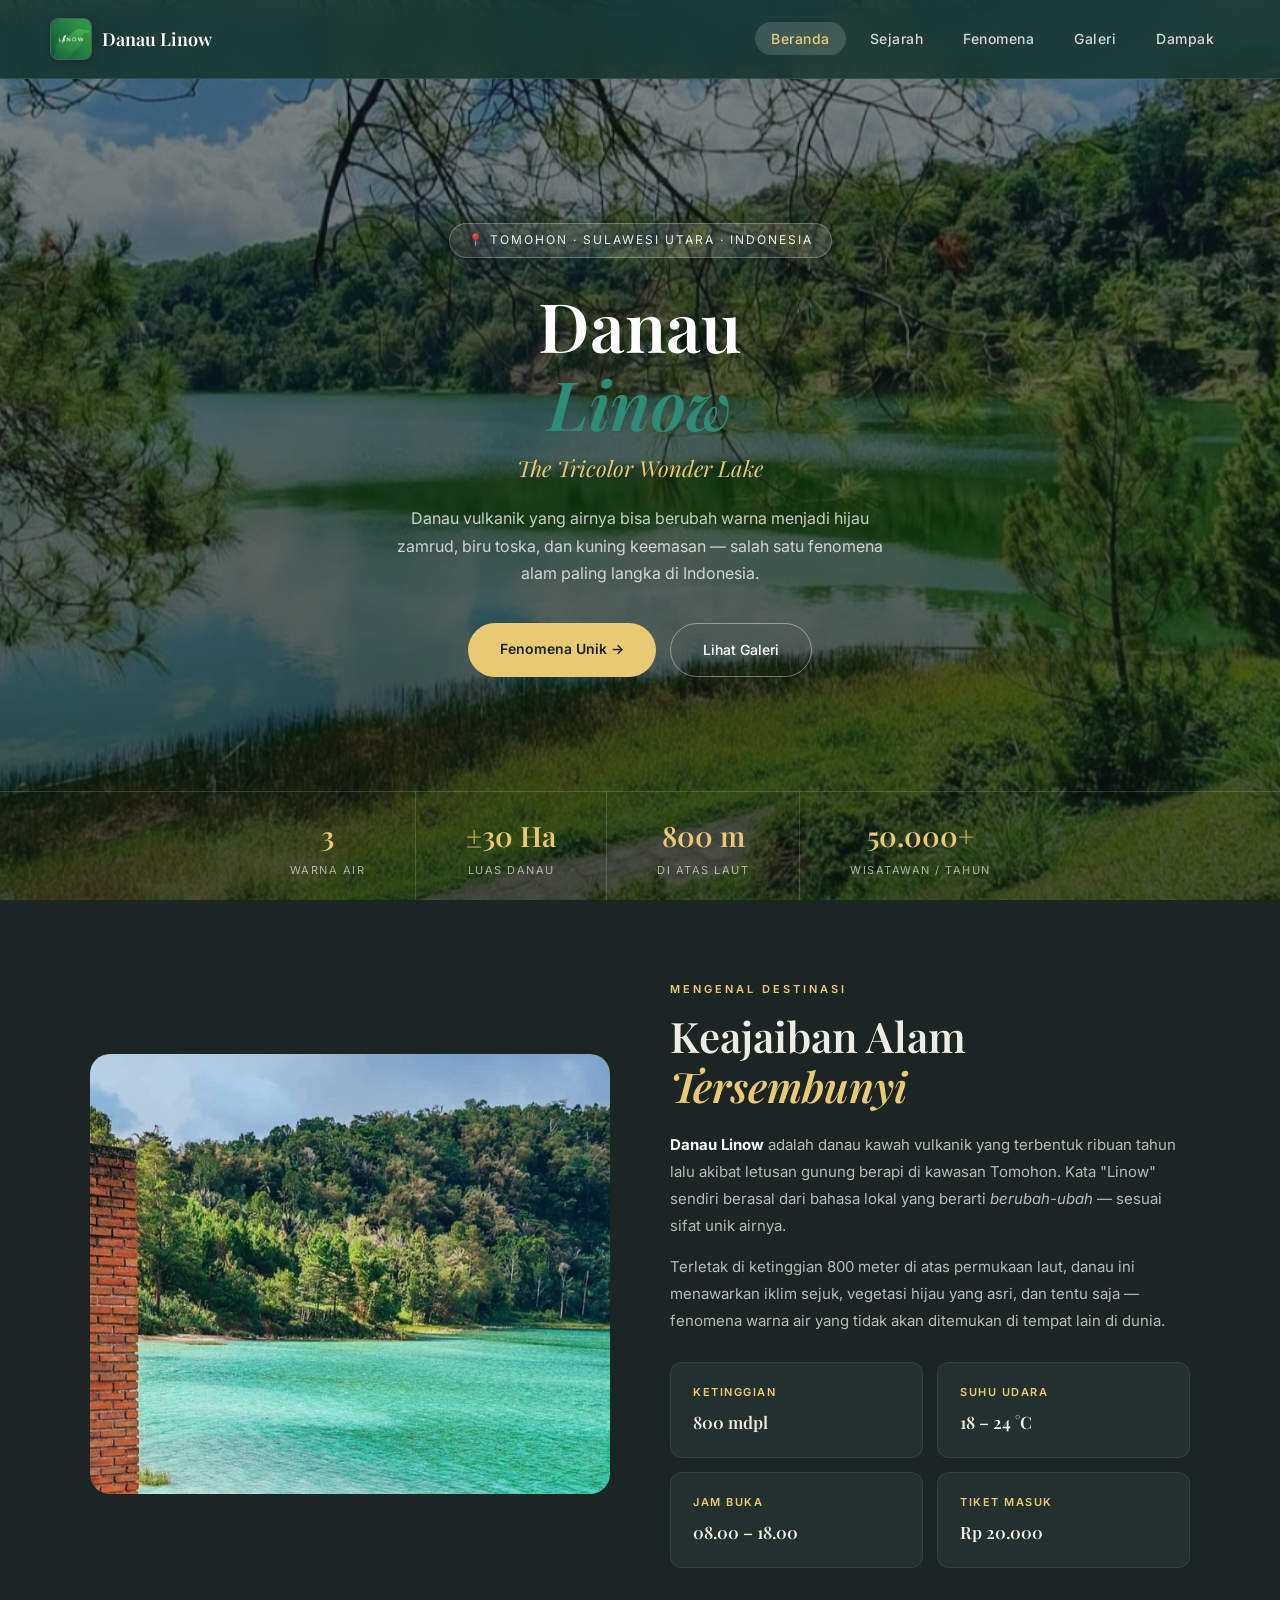
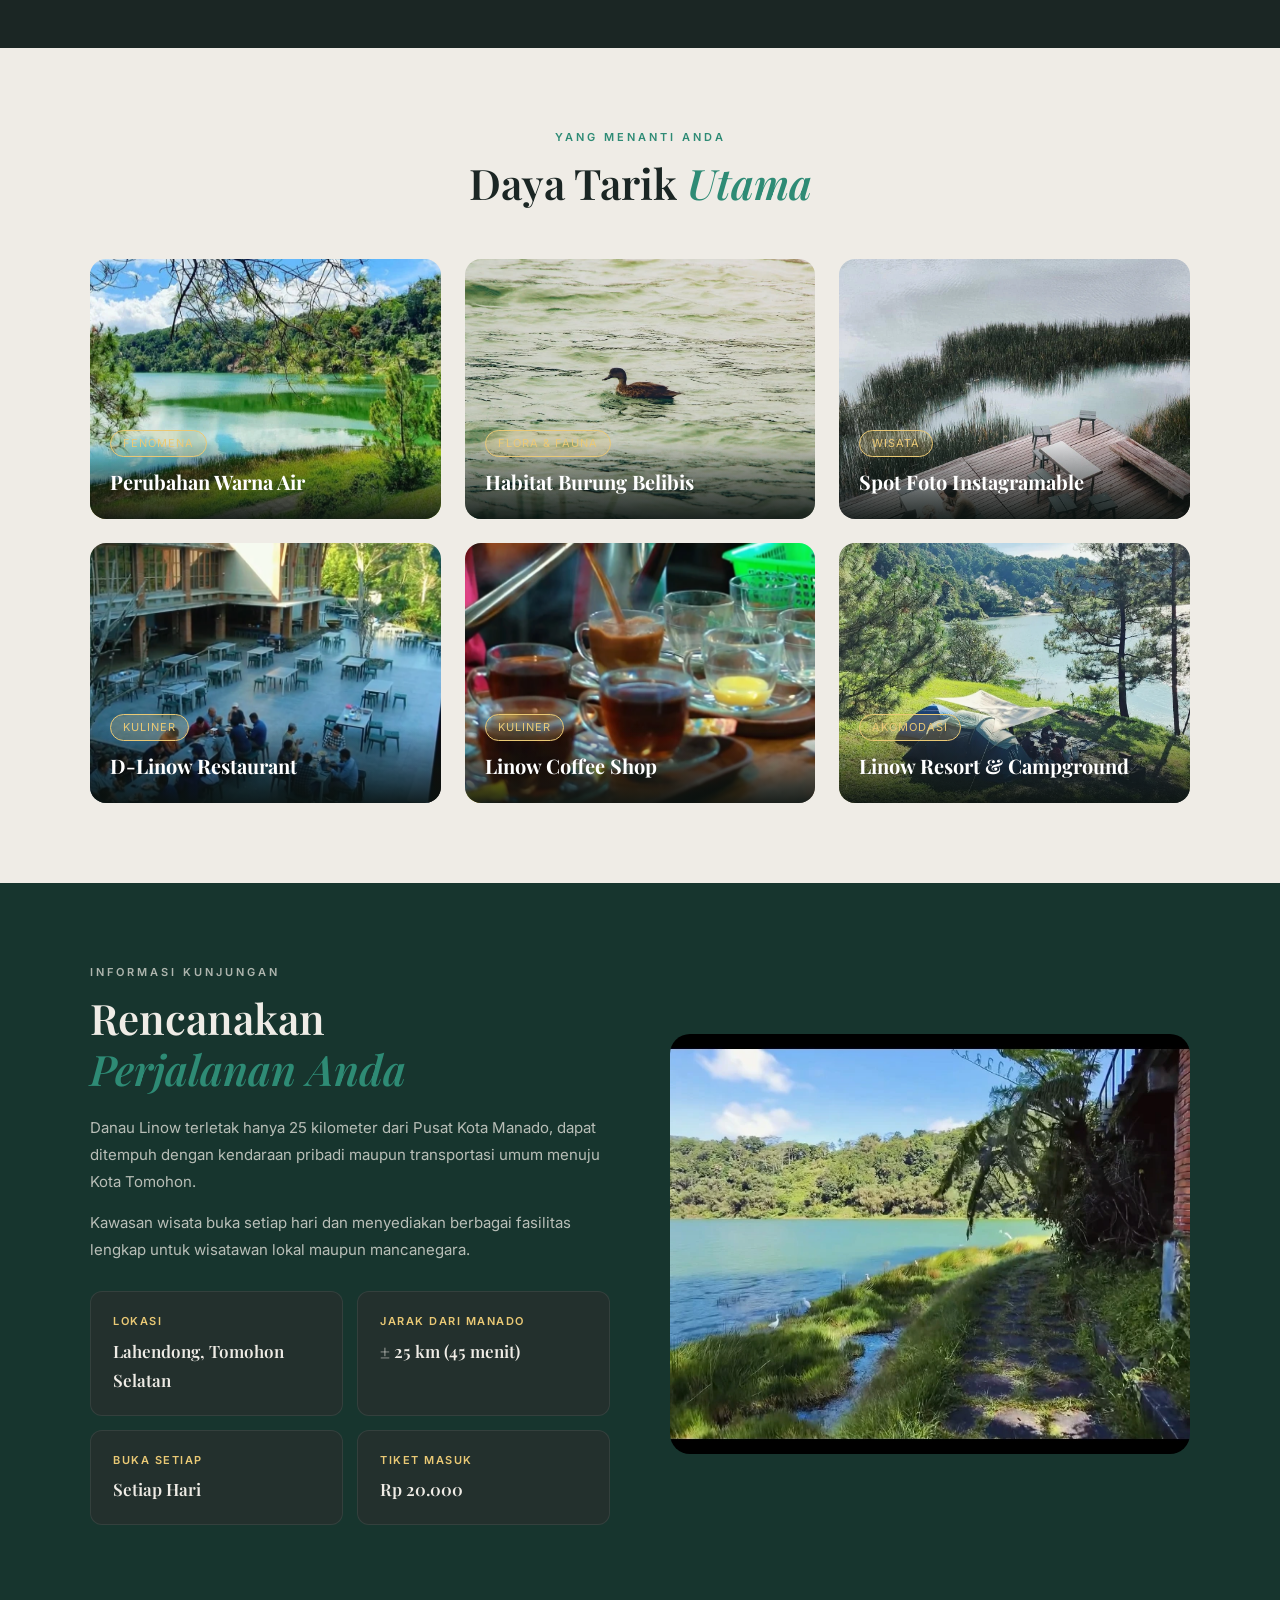
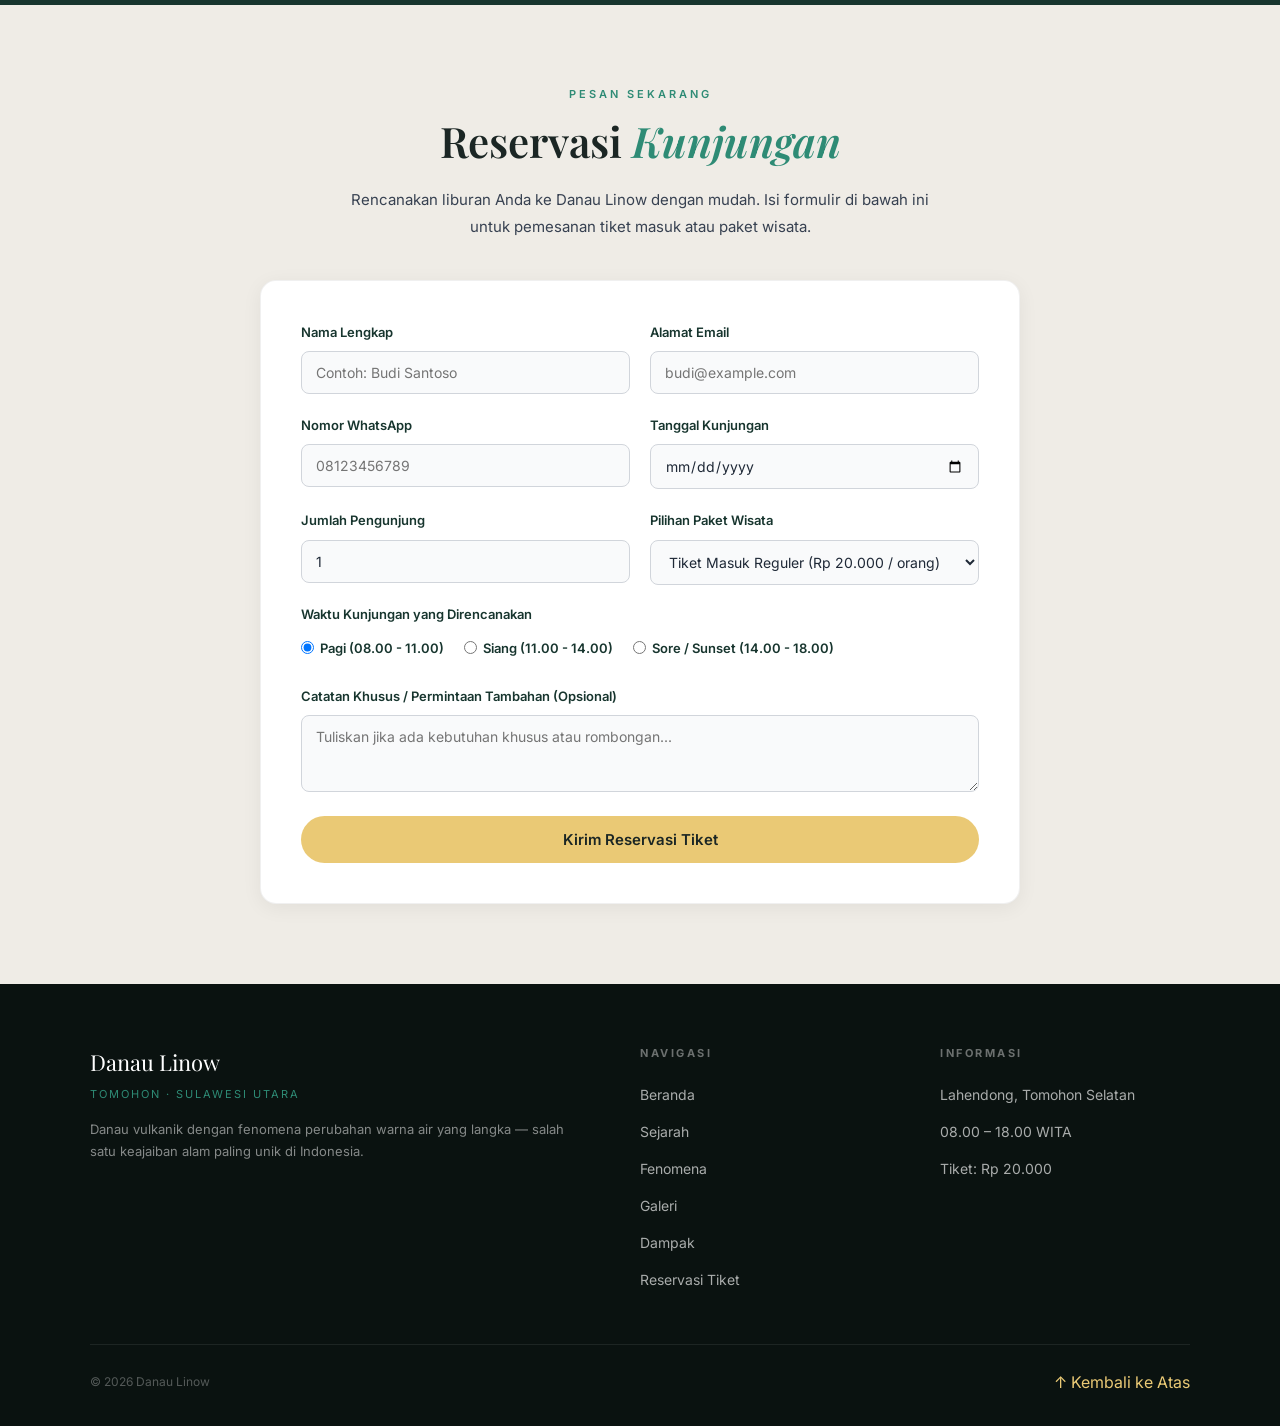
<file: index.html>
<!DOCTYPE html>
<html lang="id">
<head>
  <meta charset="UTF-8" />
  <meta name="viewport" content="width=device-width, initial-scale=1.0" />
  <meta name="description" content="Danau Linow — Danau vulkanik ajaib di Kota Tomohon, Sulawesi Utara. Terkenal dengan fenomena perubahan warna air yang langka di dunia." />
  <title>Danau Linow — Beranda</title>
  <link rel="stylesheet" href="style.css" />
</head>
<body>

  <nav>
    <a href="index.html" class="nav-logo">
      <img src="images/Logo Danau Linow.webp" alt="Logo Danau Linow" class="logo-img" />
      <span class="logo-text">Danau Linow</span>
    </a>
    <ul>
      <li><a href="index.html" class="aktif">Beranda</a></li>
      <li><a href="sejarah.html">Sejarah</a></li>
      <li><a href="fenomena.html">Fenomena</a></li>
      <li><a href="galeri.html">Galeri</a></li>
      <li><a href="dampak.html">Dampak</a></li>
    </ul>
  </nav>

  <section class="hero">
    <div class="hero-overlay"></div>

    <div class="hero-content">
      <span class="hero-badge">📍 Tomohon · Sulawesi Utara · Indonesia</span>
      <h1>Danau<br><em>Linow</em></h1>
      <p class="hero-sub">The Tricolor Wonder Lake</p>
      <p class="hero-desc">
        Danau vulkanik yang airnya bisa berubah warna menjadi hijau zamrud, biru toska,
        dan kuning keemasan — salah satu fenomena alam paling langka di Indonesia.
      </p>
      <div class="hero-buttons">
        <a href="fenomena.html" class="btn-primary">Fenomena Unik →</a>
        <a href="galeri.html" class="btn-outline">Lihat Galeri</a>
      </div>
    </div>

    <div class="hero-stats">
      <div class="stat-item">
        <div class="stat-angka">3</div>
        <div class="stat-label">Warna Air</div>
      </div>
      <div class="stat-item">
        <div class="stat-angka">±30 Ha</div>
        <div class="stat-label">Luas Danau</div>
      </div>
      <div class="stat-item">
        <div class="stat-angka">800 m</div>
        <div class="stat-label">Di atas Laut</div>
      </div>
      <div class="stat-item">
        <div class="stat-angka">50.000+</div>
        <div class="stat-label">Wisatawan / Tahun</div>
      </div>
    </div>
  </section>

  <section class="section-dark">
    <div class="container">
      <div class="grid-2" style="align-items: center; gap: 60px;">

        <div>
          <img src="images/Danau Toska.webp"
               alt="Danau Linow berwarna biru toska"
               style="width:100%; height:440px; object-fit:cover; border-radius:20px; display:block;" />
        </div>

        <div>
          <p class="eyebrow gold">Mengenal Destinasi</p>
          <h2 class="section-title light mb-20">
            Keajaiban Alam<br><em class="gold">Tersembunyi</em>
          </h2>
          <p class="teks-light">
            <strong style="color:white;">Danau Linow</strong> adalah danau kawah vulkanik yang
            terbentuk ribuan tahun lalu akibat letusan gunung berapi di kawasan Tomohon.
            Kata "Linow" sendiri berasal dari bahasa lokal yang berarti <em>berubah-ubah</em> —
            sesuai sifat unik airnya.
          </p>
          <p class="teks-light">
            Terletak di ketinggian 800 meter di atas permukaan laut, danau ini menawarkan
            iklim sejuk, vegetasi hijau yang asri, dan tentu saja — fenomena warna air
            yang tidak akan ditemukan di tempat lain di dunia.
          </p>

          <div class="grid-2" style="margin-top: 28px; gap: 14px;">
            <div class="info-card dark-card">
              <div class="info-label">Ketinggian</div>
              <div class="info-value">800 mdpl</div>
            </div>
            <div class="info-card dark-card">
              <div class="info-label">Suhu Udara</div>
              <div class="info-value">18 – 24 °C</div>
            </div>
            <div class="info-card dark-card">
              <div class="info-label">Jam Buka</div>
              <div class="info-value">08.00 – 18.00</div>
            </div>
            <div class="info-card dark-card">
              <div class="info-label">Tiket Masuk</div>
              <div class="info-value">Rp 20.000</div>
            </div>
          </div>
        </div>

      </div>
    </div>
  </section>

  <section class="section-light">
    <div class="container">
      <div style="text-align:center; margin-bottom: 50px;">
        <p class="eyebrow teal">Yang Menanti Anda</p>
        <h2 class="section-title dark">Daya Tarik <em>Utama</em></h2>
      </div>

      <div class="grid-3">

        <div class="foto-card">
          <img src="images/Danau Hijau Zambrut.webp" alt="Danau warna hijau zamrud" />
          <div class="foto-overlay">
            <span class="pill-tag">Fenomena</span>
            <h3>Perubahan Warna Air</h3>
          </div>
        </div>

        <div class="foto-card">
          <img src="images/Burung Belibis.webp" alt="Burung Belibis" />
          <div class="foto-overlay">
            <span class="pill-tag">Flora & Fauna</span>
            <h3>Habitat Burung Belibis</h3>
          </div>
        </div>

        <div class="foto-card">
          <img src="images/Spot Foto Menarik.webp" alt="Spot foto menarik" />
          <div class="foto-overlay">
            <span class="pill-tag">Wisata</span>
            <h3>Spot Foto Instagramable</h3>
          </div>
        </div>

        <div class="foto-card">
          <img src="images/D-Linow Restaurant.webp" alt="D-Linow Restaurant" />
          <div class="foto-overlay">
            <span class="pill-tag">Kuliner</span>
            <h3>D-Linow Restaurant</h3>
          </div>
        </div>

        <div class="foto-card">
          <img src="images/Linow Coffee Shop.webp" alt="Linow Coffee Shop" />
          <div class="foto-overlay">
            <span class="pill-tag">Kuliner</span>
            <h3>Linow Coffee Shop</h3>
          </div>
        </div>

        <div class="foto-card">
          <img src="images/Danau Linow Resort Campground.webp" alt="Linow Resort Campground" />
          <div class="foto-overlay">
            <span class="pill-tag">Akomodasi</span>
            <h3>Linow Resort & Campground</h3>
          </div>
        </div>

      </div>
    </div>
  </section>

  <section class="section-green">
    <div class="container">
      <div class="grid-2" style="align-items: center; gap: 60px;">

        <div>
          <p class="eyebrow cream">Informasi Kunjungan</p>
          <h2 class="section-title light mb-20">
            Rencanakan<br><em>Perjalanan Anda</em>
          </h2>
          <p class="teks-light">
            Danau Linow terletak hanya 25 kilometer dari Pusat Kota Manado, dapat ditempuh
            dengan kendaraan pribadi maupun transportasi umum menuju Kota Tomohon.
          </p>
          <p class="teks-light">
            Kawasan wisata buka setiap hari dan menyediakan berbagai fasilitas lengkap
            untuk wisatawan lokal maupun mancanegara.
          </p>

          <div class="grid-2" style="margin-top: 28px; gap: 14px;">
            <div class="info-card dark-card">
              <div class="info-label">Lokasi</div>
              <div class="info-value">Lahendong, Tomohon Selatan</div>
            </div>
            <div class="info-card dark-card">
              <div class="info-label">Jarak dari Manado</div>
              <div class="info-value">± 25 km (45 menit)</div>
            </div>
            <div class="info-card dark-card">
              <div class="info-label">Buka Setiap</div>
              <div class="info-value">Setiap Hari</div>
            </div>
            <div class="info-card dark-card">
              <div class="info-label">Tiket Masuk</div>
              <div class="info-value">Rp 20.000</div>
            </div>
          </div>
        </div>

        <div>
          <img src="images/Iklim.webp" alt="Kondisi alam di sekitar Danau Linow"
               style="width:100%; height:420px; object-fit:cover; border-radius:20px; display:block;" />
        </div>

      </div>
    </div>
  </section>

  <section class="section-light" id="reservasi">
    <div class="container">
      <div style="text-align: center; margin-bottom: 40px;">
        <p class="eyebrow teal">Pesan Sekarang</p>
        <h2 class="section-title dark">Reservasi <em>Kunjungan</em></h2>
        <p class="teks-dark" style="max-width: 600px; margin: 0 auto;">
          Rencanakan liburan Anda ke Danau Linow dengan mudah. Isi formulir di bawah ini untuk pemesanan tiket masuk atau paket wisata.
        </p>
      </div>

      <div class="form-container">
        <form id="formReservasi" onsubmit="event.preventDefault(); alert('Terima kasih! Reservasi tiket Anda berhasil dikirim.'); this.reset();">
          <div class="form-grid">
            <div class="form-group">
              <label for="nama">Nama Lengkap</label>
              <input type="text" id="nama" name="nama" placeholder="Contoh: Budi Santoso" required />
            </div>
            <div class="form-group">
              <label for="email">Alamat Email</label>
              <input type="email" id="email" name="email" placeholder="budi@example.com" required />
            </div>
            <div class="form-group">
              <label for="telepon">Nomor WhatsApp</label>
              <input type="tel" id="telepon" name="telepon" placeholder="08123456789" required />
            </div>
            <div class="form-group">
              <label for="tanggal">Tanggal Kunjungan</label>
              <input type="date" id="tanggal" name="tanggal" required />
            </div>
            <div class="form-group">
              <label for="jumlah">Jumlah Pengunjung</label>
              <input type="number" id="jumlah" name="jumlah" min="1" max="100" value="1" required />
            </div>
            <div class="form-group">
              <label for="paket">Pilihan Paket Wisata</label>
              <select id="paket" name="paket" required>
                <option value="reguler">Tiket Masuk Reguler (Rp 20.000 / orang)</option>
                <option value="tur">Paket Edukasi &amp; Geothermal (Rp 50.000 / orang)</option>
                <option value="camping">Paket Camping Linow (Rp 150.000 / tenda)</option>
                <option value="gathering">Paket Gathering / Rombongan</option>
              </select>
            </div>
          </div>

          <div class="form-group" style="margin-top: 18px;">
            <label>Waktu Kunjungan yang Direncanakan</label>
            <div class="radio-group">
              <label class="radio-label">
                <input type="radio" name="waktu" value="pagi" checked /> Pagi (08.00 - 11.00)
              </label>
              <label class="radio-label">
                <input type="radio" name="waktu" value="siang" /> Siang (11.00 - 14.00)
              </label>
              <label class="radio-label">
                <input type="radio" name="waktu" value="sore" /> Sore / Sunset (14.00 - 18.00)
              </label>
            </div>
          </div>

          <div class="form-group" style="margin-top: 18px;">
            <label for="catatan">Catatan Khusus / Permintaan Tambahan (Opsional)</label>
            <textarea id="catatan" name="catatan" rows="3" placeholder="Tuliskan jika ada kebutuhan khusus atau rombongan..."></textarea>
          </div>

          <button type="submit" class="btn-primary btn-submit">Kirim Reservasi Tiket</button>
        </form>
      </div>
    </div>
  </section>

  <footer>
    <div class="footer-grid">
      <div class="footer-brand">
        <div class="brand-title">Danau Linow</div>
        <div class="brand-sub">Tomohon · Sulawesi Utara</div>
        <p>Danau vulkanik dengan fenomena perubahan warna air yang langka — salah satu keajaiban alam paling unik di Indonesia.</p>
      </div>
      <div class="footer-col">
        <h4>Navigasi</h4>
        <ul>
          <li><a href="index.html">Beranda</a></li>
          <li><a href="sejarah.html">Sejarah</a></li>
          <li><a href="fenomena.html">Fenomena</a></li>
          <li><a href="galeri.html">Galeri</a></li>
          <li><a href="dampak.html">Dampak</a></li>
          <li><a href="#reservasi">Reservasi Tiket</a></li>
        </ul>
      </div>
      <div class="footer-col">
        <h4>Informasi</h4>
        <ul>
          <li><a href="#">Lahendong, Tomohon Selatan</a></li>
          <li><a href="#">08.00 – 18.00 WITA</a></li>
          <li><a href="#">Tiket: Rp 20.000</a></li>
        </ul>
      </div>
    </div>
    <hr class="footer-divider" />
    <div class="footer-bottom">
      <p>© 2026 Danau Linow</p>
      <a href="index.html">↑ Kembali ke Atas</a>
    </div>
  </footer>

</body>
</html>
</file>
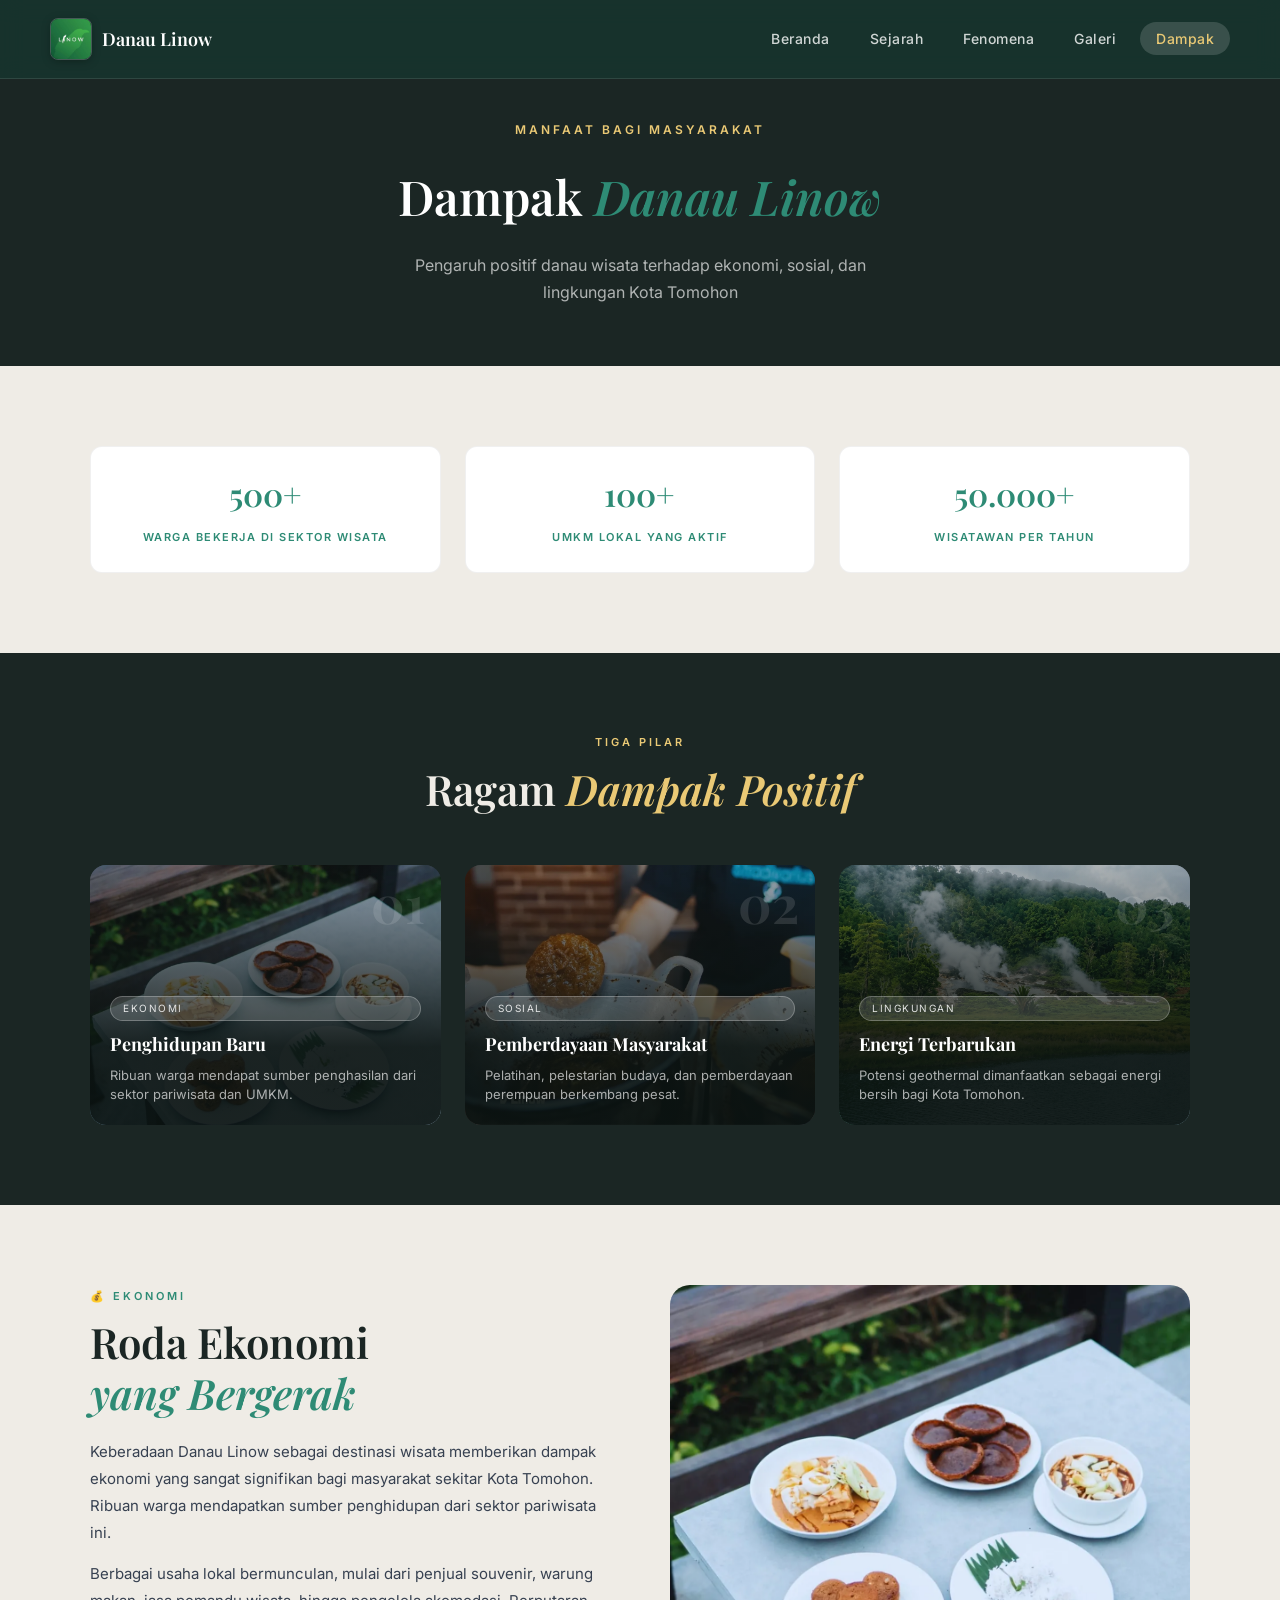
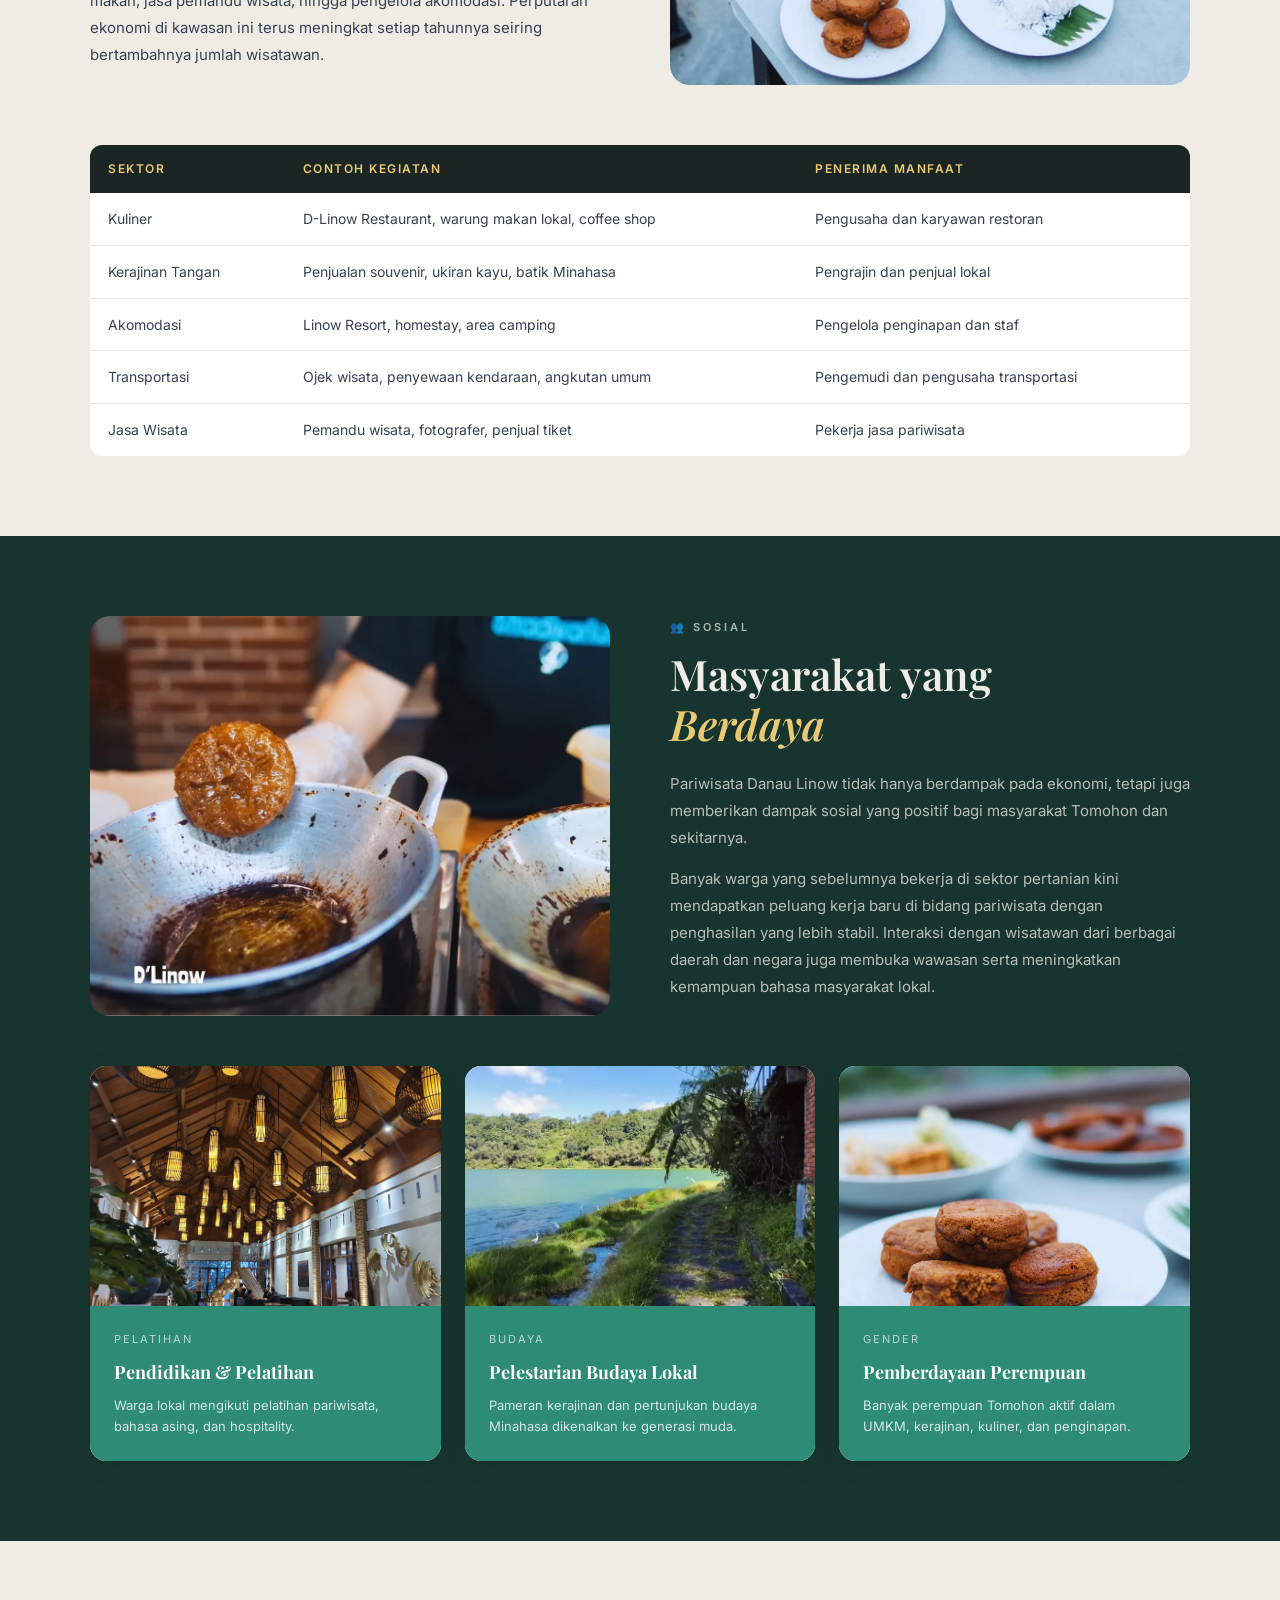
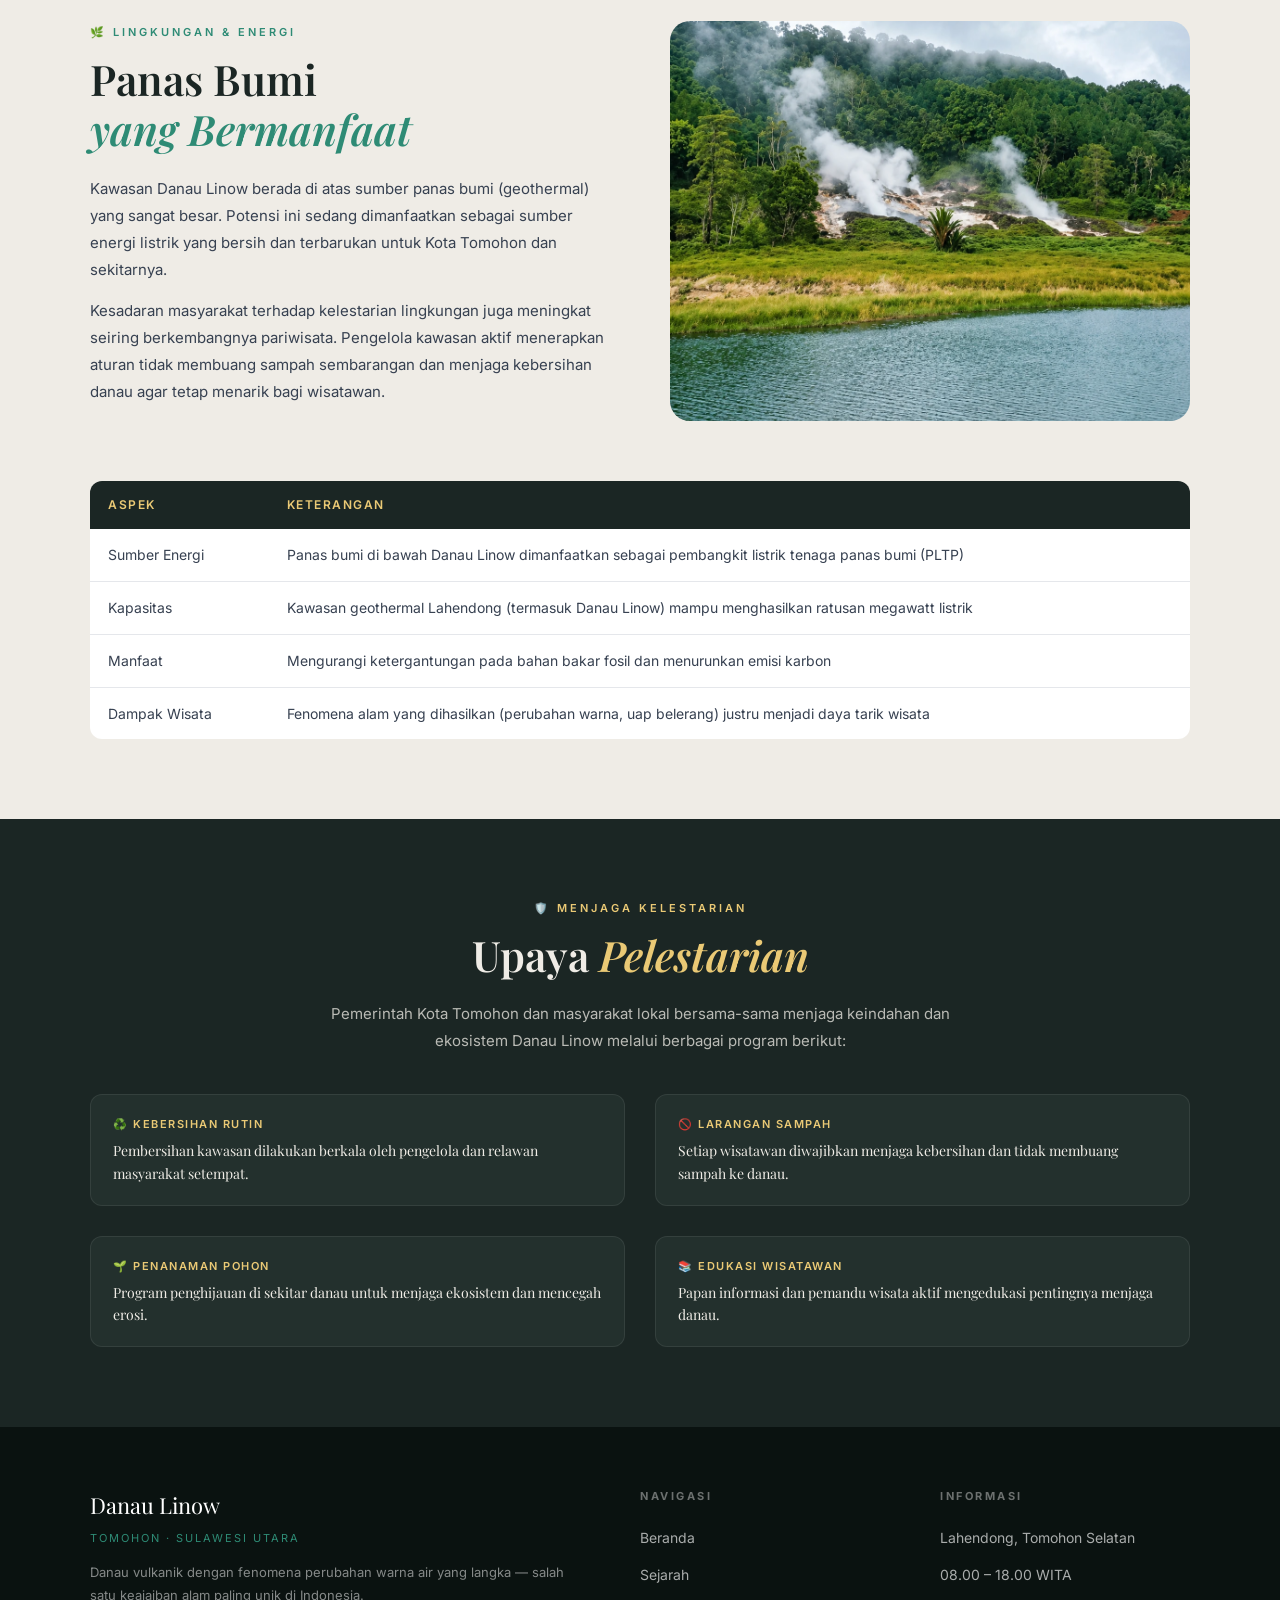
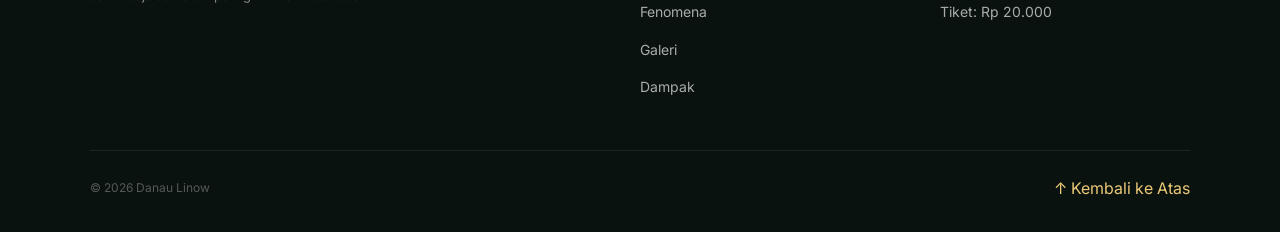
<file: dampak.html>
<!DOCTYPE html>
<html lang="id">
<head>
  <meta charset="UTF-8" />
  <meta name="viewport" content="width=device-width, initial-scale=1.0" />
  <meta name="description" content="Dampak Danau Linow — pengaruh positif terhadap ekonomi, sosial, dan lingkungan masyarakat Tomohon." />
  <title>Danau Linow — Dampak</title>
  <link rel="stylesheet" href="style.css" />
</head>
<body>

  <nav>
    <a href="index.html" class="nav-logo">
      <img src="images/Logo Danau Linow.webp" alt="Logo Danau Linow" class="logo-img" />
      <span class="logo-text">Danau Linow</span>
    </a>
    <ul>
      <li><a href="index.html">Beranda</a></li>
      <li><a href="sejarah.html">Sejarah</a></li>
      <li><a href="fenomena.html">Fenomena</a></li>
      <li><a href="galeri.html">Galeri</a></li>
      <li><a href="dampak.html" class="aktif">Dampak</a></li>
    </ul>
  </nav>

  <div class="page-header">
    <p class="eyebrow">Manfaat bagi Masyarakat</p>
    <h1>Dampak <em>Danau Linow</em></h1>
    <p>Pengaruh positif danau wisata terhadap ekonomi, sosial, dan lingkungan Kota Tomohon</p>
  </div>

  <section class="section-light">
    <div class="container">
      <div class="grid-3">
        <div class="info-card" style="text-align:center;">
          <div class="info-value" style="font-size:32px; font-family:'Playfair Display',serif; color:#2E8B75;">500+</div>
          <div class="info-label" style="margin-top:6px;">Warga Bekerja di Sektor Wisata</div>
        </div>
        <div class="info-card" style="text-align:center;">
          <div class="info-value" style="font-size:32px; font-family:'Playfair Display',serif; color:#2E8B75;">100+</div>
          <div class="info-label" style="margin-top:6px;">UMKM Lokal yang Aktif</div>
        </div>
        <div class="info-card" style="text-align:center;">
          <div class="info-value" style="font-size:32px; font-family:'Playfair Display',serif; color:#2E8B75;">50.000+</div>
          <div class="info-label" style="margin-top:6px;">Wisatawan per Tahun</div>
        </div>
      </div>
    </div>
  </section>

  <section class="section-dark">
    <div class="container">
      <div style="text-align:center; margin-bottom:50px;">
        <p class="eyebrow gold">Tiga Pilar</p>
        <h2 class="section-title light">Ragam <em class="gold">Dampak Positif</em></h2>
      </div>

      <div class="grid-3">
        <div class="dampak-card">
          <img src="images/UMKM (Dampak).webp" alt="Dampak ekonomi bagi UMKM lokal" />
          <div class="dampak-overlay">
            <span class="nomor">01</span>
            <span class="pill-tag">Ekonomi</span>
            <h3>Penghidupan Baru</h3>
            <p>Ribuan warga mendapat sumber penghasilan dari sektor pariwisata dan UMKM.</p>
          </div>
        </div>
        <div class="dampak-card">
          <img src="images/SDM.webp" alt="Dampak sosial pengembangan SDM lokal" />
          <div class="dampak-overlay">
            <span class="nomor">02</span>
            <span class="pill-tag">Sosial</span>
            <h3>Pemberdayaan Masyarakat</h3>
            <p>Pelatihan, pelestarian budaya, dan pemberdayaan perempuan berkembang pesat.</p>
          </div>
        </div>
        <div class="dampak-card">
          <img src="images/Energi Bersih.webp" alt="Dampak lingkungan energi bersih geothermal" />
          <div class="dampak-overlay">
            <span class="nomor">03</span>
            <span class="pill-tag">Lingkungan</span>
            <h3>Energi Terbarukan</h3>
            <p>Potensi geothermal dimanfaatkan sebagai energi bersih bagi Kota Tomohon.</p>
          </div>
        </div>
      </div>
    </div>
  </section>

  <section class="section-light">
    <div class="container">
      <div class="grid-2" style="align-items:center; gap:60px; margin-bottom:60px;">
        <div>
          <p class="eyebrow teal">💰 Ekonomi</p>
          <h2 class="section-title dark mb-20">
            Roda Ekonomi<br><em>yang Bergerak</em>
          </h2>
          <p class="teks-dark">
            Keberadaan Danau Linow sebagai destinasi wisata memberikan dampak ekonomi yang
            sangat signifikan bagi masyarakat sekitar Kota Tomohon. Ribuan warga mendapatkan
            sumber penghidupan dari sektor pariwisata ini.
          </p>
          <p class="teks-dark">
            Berbagai usaha lokal bermunculan, mulai dari penjual souvenir, warung makan, jasa
            pemandu wisata, hingga pengelola akomodasi. Perputaran ekonomi di kawasan ini terus
            meningkat setiap tahunnya seiring bertambahnya jumlah wisatawan.
          </p>
        </div>
        <div>
          <img src="images/UMKM (Dampak).webp" alt="UMKM lokal yang berkembang berkat Danau Linow"
               style="width:100%; height:400px; object-fit:cover; border-radius:20px; display:block;" />
        </div>
      </div>

      <table>
        <thead>
          <tr>
            <th>Sektor</th>
            <th>Contoh Kegiatan</th>
            <th>Penerima Manfaat</th>
          </tr>
        </thead>
        <tbody>
          <tr>
            <td>Kuliner</td>
            <td>D-Linow Restaurant, warung makan lokal, coffee shop</td>
            <td>Pengusaha dan karyawan restoran</td>
          </tr>
          <tr>
            <td>Kerajinan Tangan</td>
            <td>Penjualan souvenir, ukiran kayu, batik Minahasa</td>
            <td>Pengrajin dan penjual lokal</td>
          </tr>
          <tr>
            <td>Akomodasi</td>
            <td>Linow Resort, homestay, area camping</td>
            <td>Pengelola penginapan dan staf</td>
          </tr>
          <tr>
            <td>Transportasi</td>
            <td>Ojek wisata, penyewaan kendaraan, angkutan umum</td>
            <td>Pengemudi dan pengusaha transportasi</td>
          </tr>
          <tr>
            <td>Jasa Wisata</td>
            <td>Pemandu wisata, fotografer, penjual tiket</td>
            <td>Pekerja jasa pariwisata</td>
          </tr>
        </tbody>
      </table>
    </div>
  </section>

  <section class="section-green">
    <div class="container">
      <div class="grid-2" style="align-items:center; gap:60px;">
        <div>
          <img src="images/SDM.webp" alt="Pengembangan sumber daya manusia di kawasan wisata"
               style="width:100%; height:400px; object-fit:cover; border-radius:20px; display:block;" />
        </div>
        <div>
          <p class="eyebrow cream">👥 Sosial</p>
          <h2 class="section-title light mb-20">
            Masyarakat yang<br><em class="gold">Berdaya</em>
          </h2>
          <p class="teks-light">
            Pariwisata Danau Linow tidak hanya berdampak pada ekonomi, tetapi juga memberikan
            dampak sosial yang positif bagi masyarakat Tomohon dan sekitarnya.
          </p>
          <p class="teks-light">
            Banyak warga yang sebelumnya bekerja di sektor pertanian kini mendapatkan peluang
            kerja baru di bidang pariwisata dengan penghasilan yang lebih stabil. Interaksi
            dengan wisatawan dari berbagai daerah dan negara juga membuka wawasan serta
            meningkatkan kemampuan bahasa masyarakat lokal.
          </p>
        </div>
      </div>

      <div class="grid-3" style="margin-top:50px;">
        <div class="arsip-card">
          <img src="images/Pameran Kerajinan Tangan.webp" alt="Pameran kerajinan tangan Minahasa" />
          <div class="arsip-card-body">
            <div class="arsip-label">Pelatihan</div>
            <h3>Pendidikan & Pelatihan</h3>
            <p>Warga lokal mengikuti pelatihan pariwisata, bahasa asing, dan hospitality.</p>
          </div>
        </div>
        <div class="arsip-card">
          <img src="images/Iklim.webp" alt="Pelestarian budaya lokal Minahasa" />
          <div class="arsip-card-body">
            <div class="arsip-label">Budaya</div>
            <h3>Pelestarian Budaya Lokal</h3>
            <p>Pameran kerajinan dan pertunjukan budaya Minahasa dikenalkan ke generasi muda.</p>
          </div>
        </div>
        <div class="arsip-card">
          <img src="images/UMKM Lokal (Pengalaman).webp" alt="Pemberdayaan perempuan melalui UMKM" />
          <div class="arsip-card-body">
            <div class="arsip-label">Gender</div>
            <h3>Pemberdayaan Perempuan</h3>
            <p>Banyak perempuan Tomohon aktif dalam UMKM, kerajinan, kuliner, dan penginapan.</p>
          </div>
        </div>
      </div>
    </div>
  </section>

  <section class="section-light">
    <div class="container">
      <div class="grid-2" style="align-items:center; gap:60px; margin-bottom:60px;">
        <div>
          <p class="eyebrow teal">🌿 Lingkungan &amp; Energi</p>
          <h2 class="section-title dark mb-20">
            Panas Bumi<br><em>yang Bermanfaat</em>
          </h2>
          <p class="teks-dark">
            Kawasan Danau Linow berada di atas sumber panas bumi (geothermal) yang sangat
            besar. Potensi ini sedang dimanfaatkan sebagai sumber energi listrik yang bersih
            dan terbarukan untuk Kota Tomohon dan sekitarnya.
          </p>
          <p class="teks-dark">
            Kesadaran masyarakat terhadap kelestarian lingkungan juga meningkat seiring
            berkembangnya pariwisata. Pengelola kawasan aktif menerapkan aturan tidak membuang
            sampah sembarangan dan menjaga kebersihan danau agar tetap menarik bagi wisatawan.
          </p>
        </div>
        <div>
          <img src="images/Energi Bersih.webp" alt="Pemanfaatan energi geothermal yang ramah lingkungan"
               style="width:100%; height:400px; object-fit:cover; border-radius:20px; display:block;" />
        </div>
      </div>

      <table>
        <thead>
          <tr>
            <th>Aspek</th>
            <th>Keterangan</th>
          </tr>
        </thead>
        <tbody>
          <tr>
            <td>Sumber Energi</td>
            <td>Panas bumi di bawah Danau Linow dimanfaatkan sebagai pembangkit listrik tenaga panas bumi (PLTP)</td>
          </tr>
          <tr>
            <td>Kapasitas</td>
            <td>Kawasan geothermal Lahendong (termasuk Danau Linow) mampu menghasilkan ratusan megawatt listrik</td>
          </tr>
          <tr>
            <td>Manfaat</td>
            <td>Mengurangi ketergantungan pada bahan bakar fosil dan menurunkan emisi karbon</td>
          </tr>
          <tr>
            <td>Dampak Wisata</td>
            <td>Fenomena alam yang dihasilkan (perubahan warna, uap belerang) justru menjadi daya tarik wisata</td>
          </tr>
        </tbody>
      </table>
    </div>
  </section>

  <section class="section-dark">
    <div class="container">
      <div style="text-align:center; margin-bottom:40px;">
        <p class="eyebrow gold">🛡️ Menjaga Kelestarian</p>
        <h2 class="section-title light">Upaya <em class="gold">Pelestarian</em></h2>
        <p class="teks-light" style="max-width:650px; margin:0 auto;">
          Pemerintah Kota Tomohon dan masyarakat lokal bersama-sama menjaga keindahan dan
          ekosistem Danau Linow melalui berbagai program berikut:
        </p>
      </div>

      <div class="grid-2">
        <div class="info-card dark-card">
          <div class="info-label">♻️ Kebersihan Rutin</div>
          <div class="info-value" style="font-size:14px; font-weight:400; line-height:1.6;">
            Pembersihan kawasan dilakukan berkala oleh pengelola dan relawan masyarakat setempat.
          </div>
        </div>
        <div class="info-card dark-card">
          <div class="info-label">🚫 Larangan Sampah</div>
          <div class="info-value" style="font-size:14px; font-weight:400; line-height:1.6;">
            Setiap wisatawan diwajibkan menjaga kebersihan dan tidak membuang sampah ke danau.
          </div>
        </div>
        <div class="info-card dark-card">
          <div class="info-label">🌱 Penanaman Pohon</div>
          <div class="info-value" style="font-size:14px; font-weight:400; line-height:1.6;">
            Program penghijauan di sekitar danau untuk menjaga ekosistem dan mencegah erosi.
          </div>
        </div>
        <div class="info-card dark-card">
          <div class="info-label">📚 Edukasi Wisatawan</div>
          <div class="info-value" style="font-size:14px; font-weight:400; line-height:1.6;">
            Papan informasi dan pemandu wisata aktif mengedukasi pentingnya menjaga danau.
          </div>
        </div>
      </div>
    </div>
  </section>

  <footer>
    <div class="footer-grid">
      <div class="footer-brand">
        <div class="brand-title">Danau Linow</div>
        <div class="brand-sub">Tomohon · Sulawesi Utara</div>
        <p>Danau vulkanik dengan fenomena perubahan warna air yang langka — salah satu keajaiban alam paling unik di Indonesia.</p>
      </div>
      <div class="footer-col">
        <h4>Navigasi</h4>
        <ul>
          <li><a href="index.html">Beranda</a></li>
          <li><a href="sejarah.html">Sejarah</a></li>
          <li><a href="fenomena.html">Fenomena</a></li>
          <li><a href="galeri.html">Galeri</a></li>
          <li><a href="dampak.html">Dampak</a></li>
        </ul>
      </div>
      <div class="footer-col">
        <h4>Informasi</h4>
        <ul>
          <li><a href="#">Lahendong, Tomohon Selatan</a></li>
          <li><a href="#">08.00 – 18.00 WITA</a></li>
          <li><a href="#">Tiket: Rp 20.000</a></li>
        </ul>
      </div>
    </div>
    <hr class="footer-divider" />
    <div class="footer-bottom">
      <p>© 2026 Danau Linow</p>
      <a href="dampak.html">↑ Kembali ke Atas</a>
    </div>
  </footer>

</body>
</html>
</file>
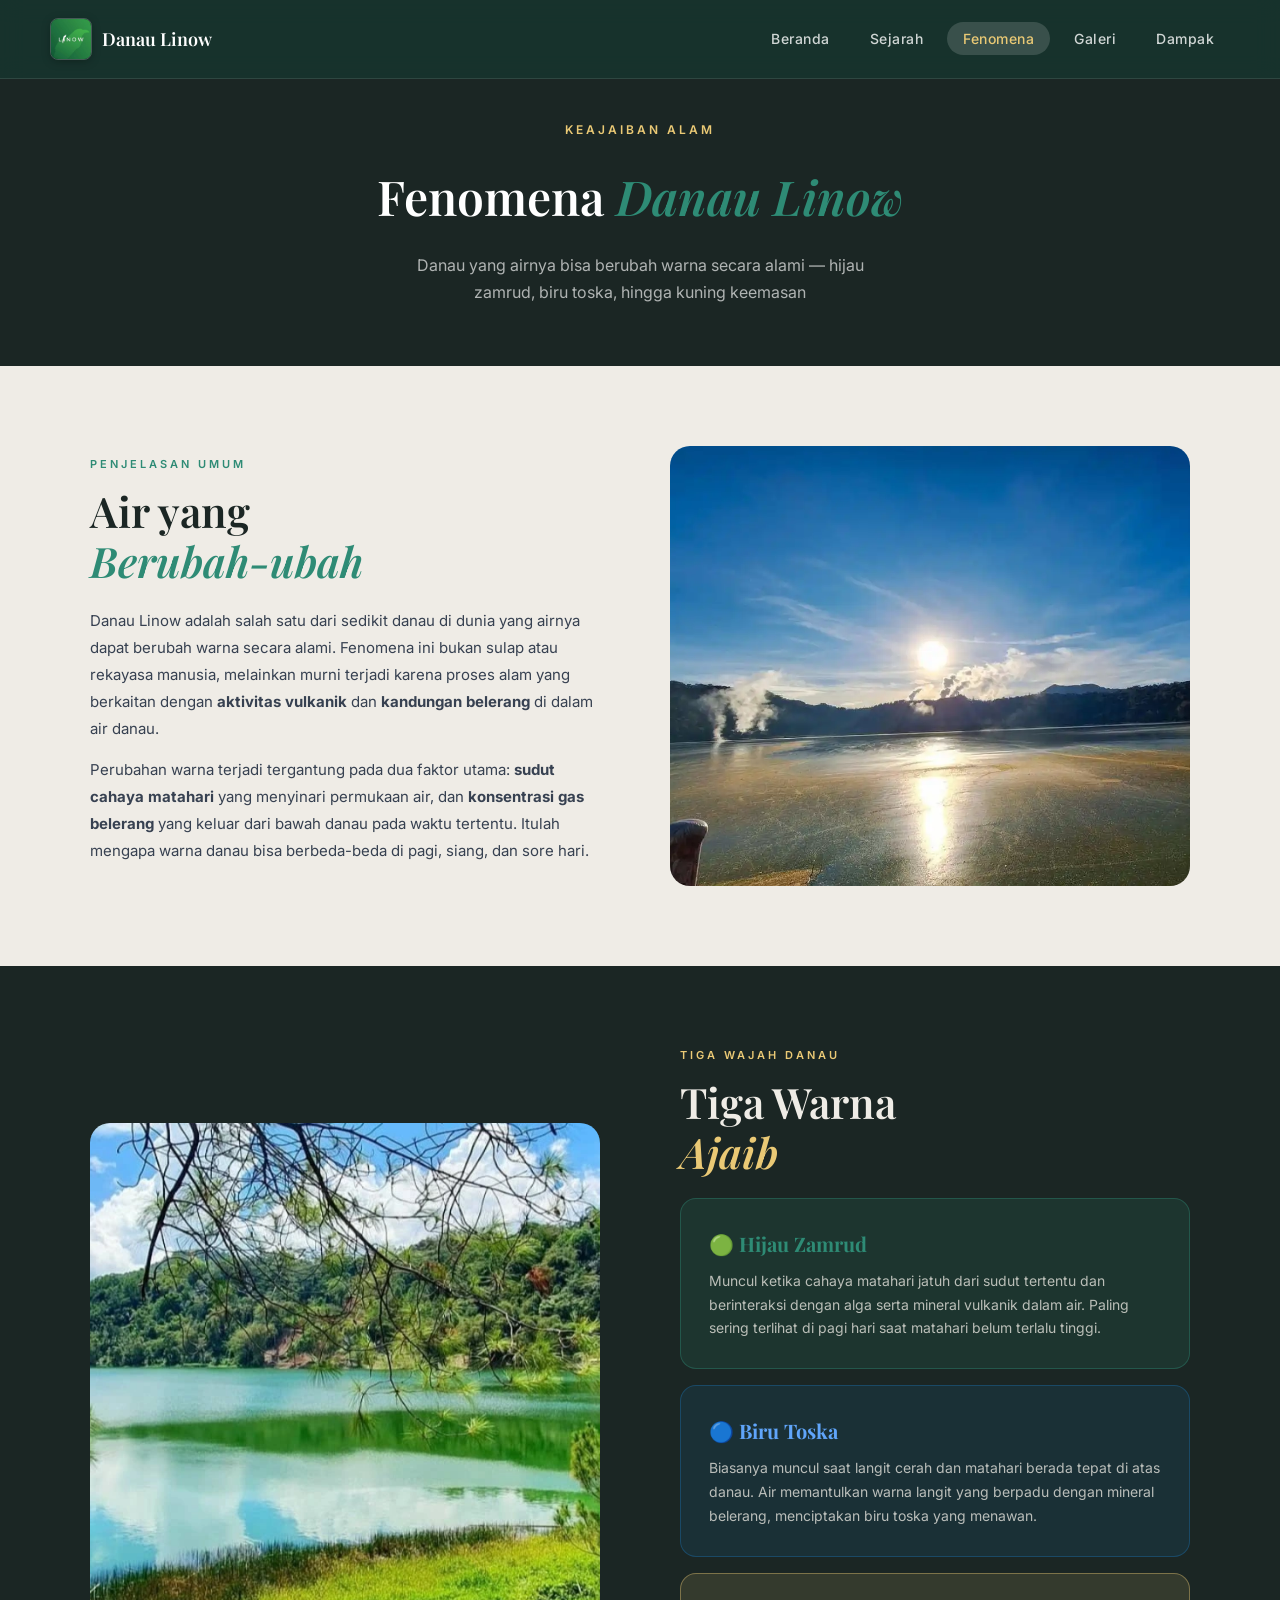
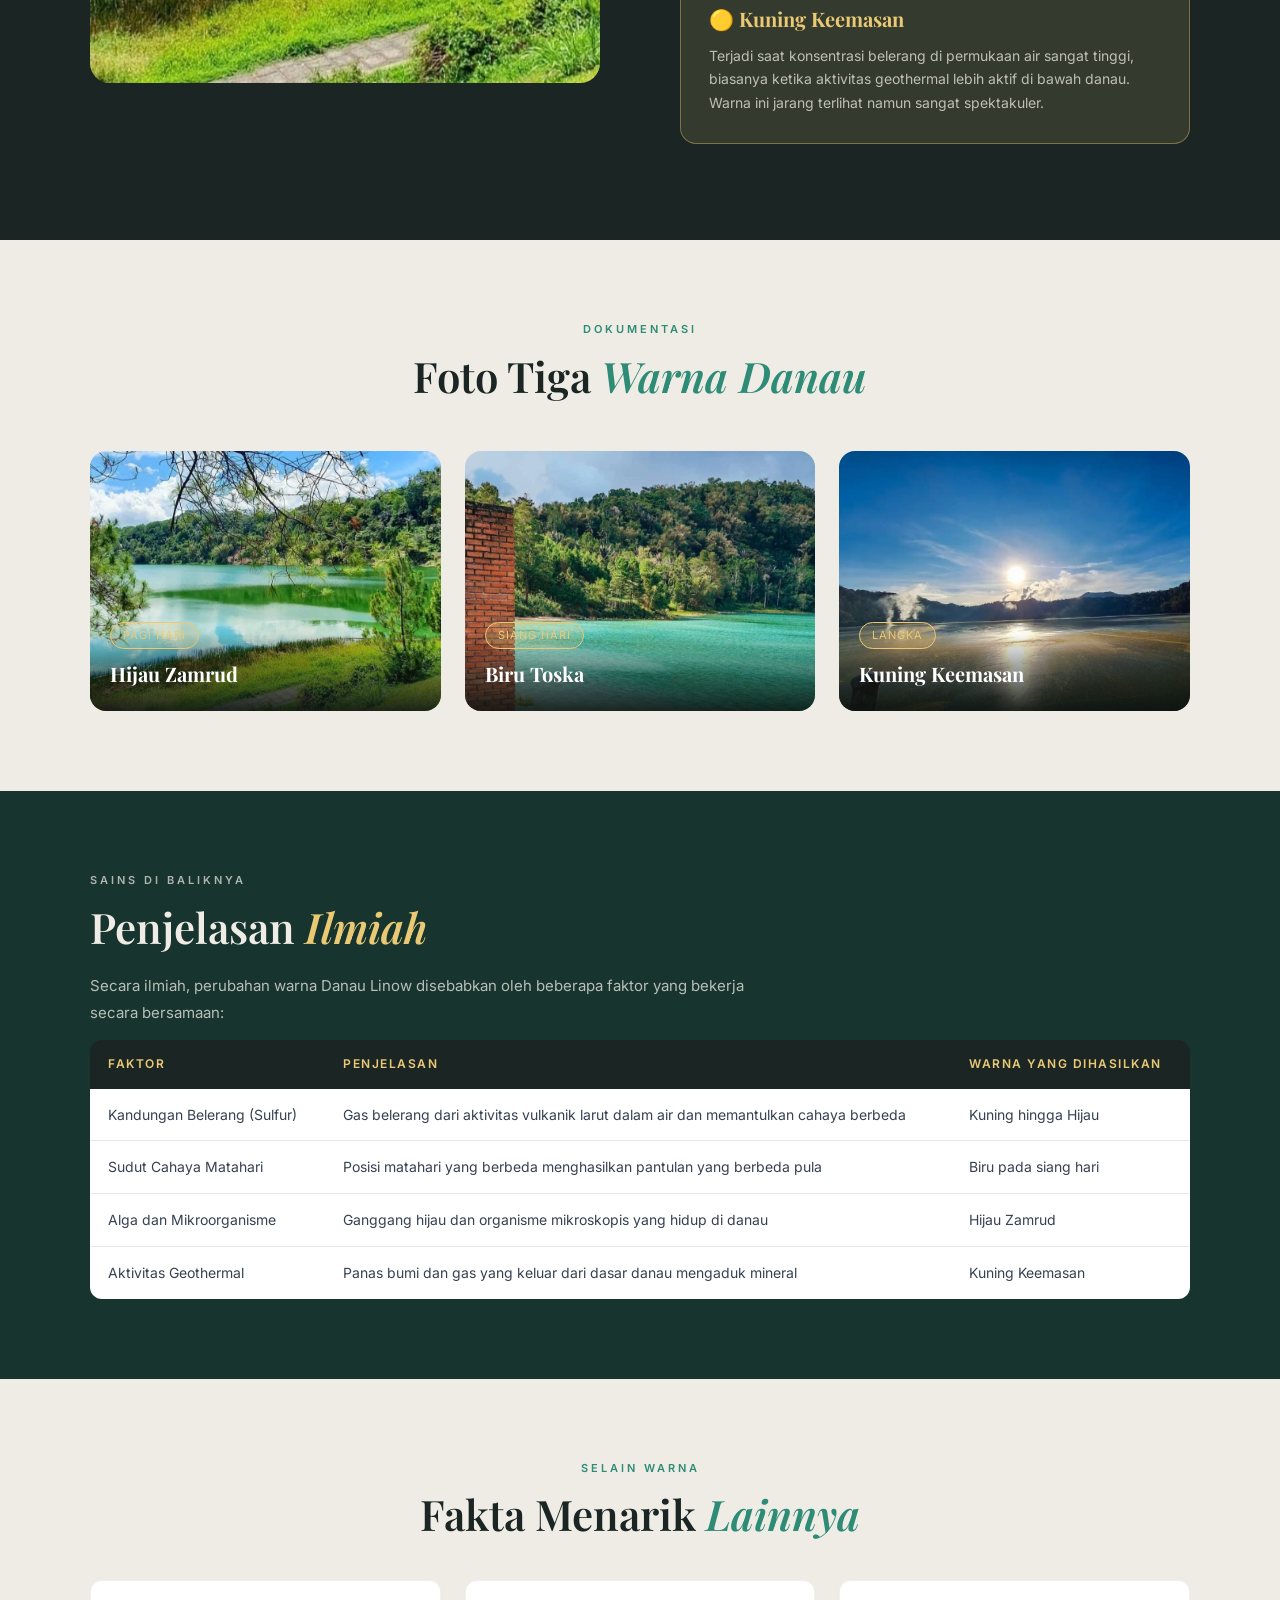
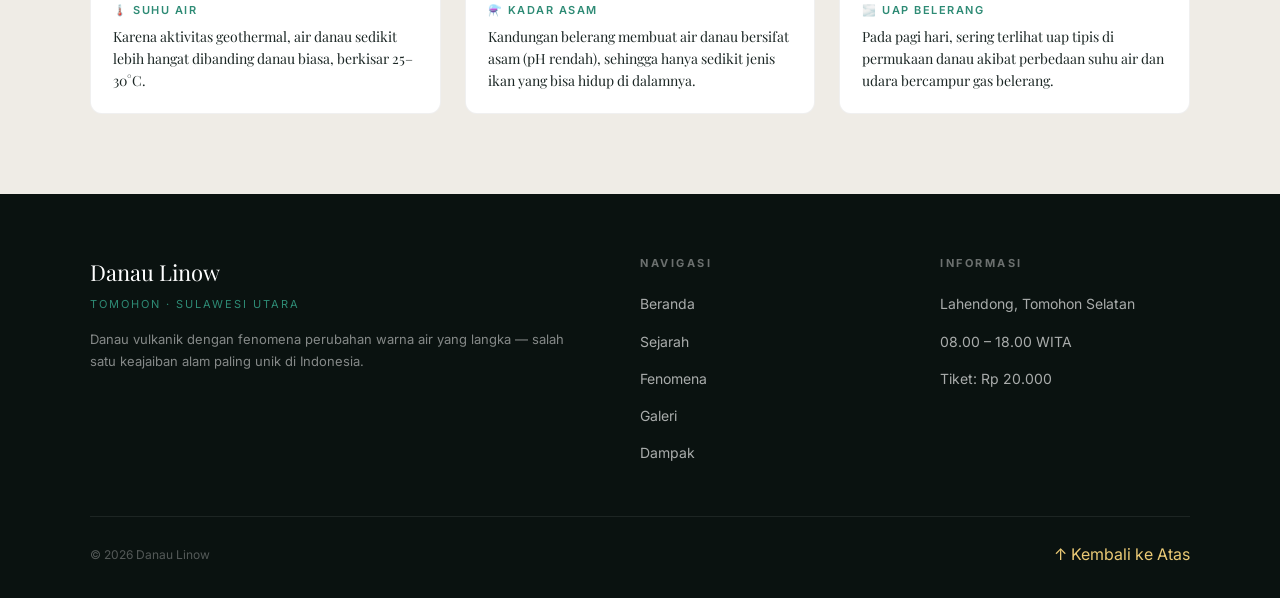
<file: fenomena.html>
<!DOCTYPE html>
<html lang="id">
<head>
  <meta charset="UTF-8" />
  <meta name="viewport" content="width=device-width, initial-scale=1.0" />
  <meta name="description" content="Fenomena Danau Linow — perubahan warna air yang langka akibat aktivitas vulkanik dan kandungan belerang." />
  <title>Danau Linow — Fenomena</title>
  <link rel="stylesheet" href="style.css" />
</head>
<body>

  <nav>
    <a href="index.html" class="nav-logo">
      <img src="images/Logo Danau Linow.webp" alt="Logo Danau Linow" class="logo-img" />
      <span class="logo-text">Danau Linow</span>
    </a>
    <ul>
      <li><a href="index.html">Beranda</a></li>
      <li><a href="sejarah.html">Sejarah</a></li>
      <li><a href="fenomena.html" class="aktif">Fenomena</a></li>
      <li><a href="galeri.html">Galeri</a></li>
      <li><a href="dampak.html">Dampak</a></li>
    </ul>
  </nav>

  <div class="page-header">
    <p class="eyebrow">Keajaiban Alam</p>
    <h1>Fenomena <em>Danau Linow</em></h1>
    <p>Danau yang airnya bisa berubah warna secara alami — hijau zamrud, biru toska, hingga kuning keemasan</p>
  </div>

  <section class="section-light">
    <div class="container">
      <div class="grid-2" style="align-items: center; gap: 60px;">

        <div>
          <p class="eyebrow teal">Penjelasan Umum</p>
          <h2 class="section-title dark mb-20">
            Air yang<br><em>Berubah-ubah</em>
          </h2>
          <p class="teks-dark">
            Danau Linow adalah salah satu dari sedikit danau di dunia yang airnya dapat
            berubah warna secara alami. Fenomena ini bukan sulap atau rekayasa manusia,
            melainkan murni terjadi karena proses alam yang berkaitan dengan
            <strong>aktivitas vulkanik</strong> dan <strong>kandungan belerang</strong> di
            dalam air danau.
          </p>
          <p class="teks-dark">
            Perubahan warna terjadi tergantung pada dua faktor utama: <strong>sudut cahaya
            matahari</strong> yang menyinari permukaan air, dan <strong>konsentrasi gas
            belerang</strong> yang keluar dari bawah danau pada waktu tertentu. Itulah
            mengapa warna danau bisa berbeda-beda di pagi, siang, dan sore hari.
          </p>
        </div>

        <div>
          <img src="images/Danau Kuning emas.webp"
               alt="Danau Linow berwarna kuning keemasan"
               style="width:100%; height:440px; object-fit:cover; border-radius:20px; display:block;" />
        </div>

      </div>
    </div>
  </section>

  <section class="section-dark">
    <div class="container">
      <div class="grid-2" style="gap: 80px; align-items:center;">

        <div>
          <img src="images/Danau Hijau Zambrut.webp"
               alt="Danau Linow berwarna hijau zamrud"
               style="width:100%; height:560px; object-fit:cover; border-radius:20px; display:block;" />
        </div>

        <div>
          <p class="eyebrow gold">Tiga Wajah Danau</p>
          <h2 class="section-title light mb-20">
            Tiga Warna<br><em class="gold">Ajaib</em>
          </h2>

          <div class="fenomena-box hijau">
            <h3>🟢 Hijau Zamrud</h3>
            <p>
              Muncul ketika cahaya matahari jatuh dari sudut tertentu dan berinteraksi
              dengan alga serta mineral vulkanik dalam air. Paling sering terlihat di
              pagi hari saat matahari belum terlalu tinggi.
            </p>
          </div>

          <div class="fenomena-box biru">
            <h3>🔵 Biru Toska</h3>
            <p>
              Biasanya muncul saat langit cerah dan matahari berada tepat di atas danau.
              Air memantulkan warna langit yang berpadu dengan mineral belerang, menciptakan
              biru toska yang menawan.
            </p>
          </div>

          <div class="fenomena-box kuning">
            <h3>🟡 Kuning Keemasan</h3>
            <p>
              Terjadi saat konsentrasi belerang di permukaan air sangat tinggi, biasanya
              ketika aktivitas geothermal lebih aktif di bawah danau. Warna ini jarang
              terlihat namun sangat spektakuler.
            </p>
          </div>
        </div>

      </div>
    </div>
  </section>

  <section class="section-light">
    <div class="container">
      <div style="text-align:center; margin-bottom: 50px;">
        <p class="eyebrow teal">Dokumentasi</p>
        <h2 class="section-title dark">Foto Tiga <em>Warna Danau</em></h2>
      </div>

      <div class="grid-3">

        <div class="foto-card">
          <img src="images/Danau Hijau Zambrut.webp" alt="Danau Linow berwarna hijau zamrud" />
          <div class="foto-overlay">
            <span class="pill-tag">Pagi Hari</span>
            <h3>Hijau Zamrud</h3>
          </div>
        </div>

        <div class="foto-card">
          <img src="images/Danau Toska.webp" alt="Danau Linow berwarna biru toska" />
          <div class="foto-overlay">
            <span class="pill-tag">Siang Hari</span>
            <h3>Biru Toska</h3>
          </div>
        </div>

        <div class="foto-card">
          <img src="images/Danau Kuning emas.webp" alt="Danau Linow berwarna kuning keemasan" />
          <div class="foto-overlay">
            <span class="pill-tag">Langka</span>
            <h3>Kuning Keemasan</h3>
          </div>
        </div>

      </div>
    </div>
  </section>

  <section class="section-green">
    <div class="container">
      <p class="eyebrow cream">Sains di Baliknya</p>
      <h2 class="section-title light mb-20">
        Penjelasan <em class="gold">Ilmiah</em>
      </h2>
      <p class="teks-light" style="max-width:700px;">
        Secara ilmiah, perubahan warna Danau Linow disebabkan oleh beberapa faktor yang
        bekerja secara bersamaan:
      </p>

      <table>
        <thead>
          <tr>
            <th>Faktor</th>
            <th>Penjelasan</th>
            <th>Warna yang Dihasilkan</th>
          </tr>
        </thead>
        <tbody>
          <tr>
            <td>Kandungan Belerang (Sulfur)</td>
            <td>Gas belerang dari aktivitas vulkanik larut dalam air dan memantulkan cahaya berbeda</td>
            <td>Kuning hingga Hijau</td>
          </tr>
          <tr>
            <td>Sudut Cahaya Matahari</td>
            <td>Posisi matahari yang berbeda menghasilkan pantulan yang berbeda pula</td>
            <td>Biru pada siang hari</td>
          </tr>
          <tr>
            <td>Alga dan Mikroorganisme</td>
            <td>Ganggang hijau dan organisme mikroskopis yang hidup di danau</td>
            <td>Hijau Zamrud</td>
          </tr>
          <tr>
            <td>Aktivitas Geothermal</td>
            <td>Panas bumi dan gas yang keluar dari dasar danau mengaduk mineral</td>
            <td>Kuning Keemasan</td>
          </tr>
        </tbody>
      </table>
    </div>
  </section>

  <section class="section-light">
    <div class="container">
      <div style="text-align:center; margin-bottom: 40px;">
        <p class="eyebrow teal">Selain Warna</p>
        <h2 class="section-title dark">Fakta Menarik <em>Lainnya</em></h2>
      </div>

      <div class="grid-3">
        <div class="info-card">
          <div class="info-label">🌡️ Suhu Air</div>
          <div class="info-value" style="font-size:14px; font-weight:400; line-height:1.6;">
            Karena aktivitas geothermal, air danau sedikit lebih hangat dibanding danau
            biasa, berkisar 25–30°C.
          </div>
        </div>
        <div class="info-card">
          <div class="info-label">⚗️ Kadar Asam</div>
          <div class="info-value" style="font-size:14px; font-weight:400; line-height:1.6;">
            Kandungan belerang membuat air danau bersifat asam (pH rendah), sehingga
            hanya sedikit jenis ikan yang bisa hidup di dalamnya.
          </div>
        </div>
        <div class="info-card">
          <div class="info-label">🌫️ Uap Belerang</div>
          <div class="info-value" style="font-size:14px; font-weight:400; line-height:1.6;">
            Pada pagi hari, sering terlihat uap tipis di permukaan danau akibat perbedaan
            suhu air dan udara bercampur gas belerang.
          </div>
        </div>
      </div>
    </div>
  </section>

  <footer>
    <div class="footer-grid">
      <div class="footer-brand">
        <div class="brand-title">Danau Linow</div>
        <div class="brand-sub">Tomohon · Sulawesi Utara</div>
        <p>Danau vulkanik dengan fenomena perubahan warna air yang langka — salah satu keajaiban alam paling unik di Indonesia.</p>
      </div>
      <div class="footer-col">
        <h4>Navigasi</h4>
        <ul>
          <li><a href="index.html">Beranda</a></li>
          <li><a href="sejarah.html">Sejarah</a></li>
          <li><a href="fenomena.html">Fenomena</a></li>
          <li><a href="galeri.html">Galeri</a></li>
          <li><a href="dampak.html">Dampak</a></li>
        </ul>
      </div>
      <div class="footer-col">
        <h4>Informasi</h4>
        <ul>
          <li><a href="#">Lahendong, Tomohon Selatan</a></li>
          <li><a href="#">08.00 – 18.00 WITA</a></li>
          <li><a href="#">Tiket: Rp 20.000</a></li>
        </ul>
      </div>
    </div>
    <hr class="footer-divider" />
    <div class="footer-bottom">
      <p>© 2026 Danau Linow</p>
      <a href="fenomena.html">↑ Kembali ke Atas</a>
    </div>
  </footer>

</body>
</html>
</file>
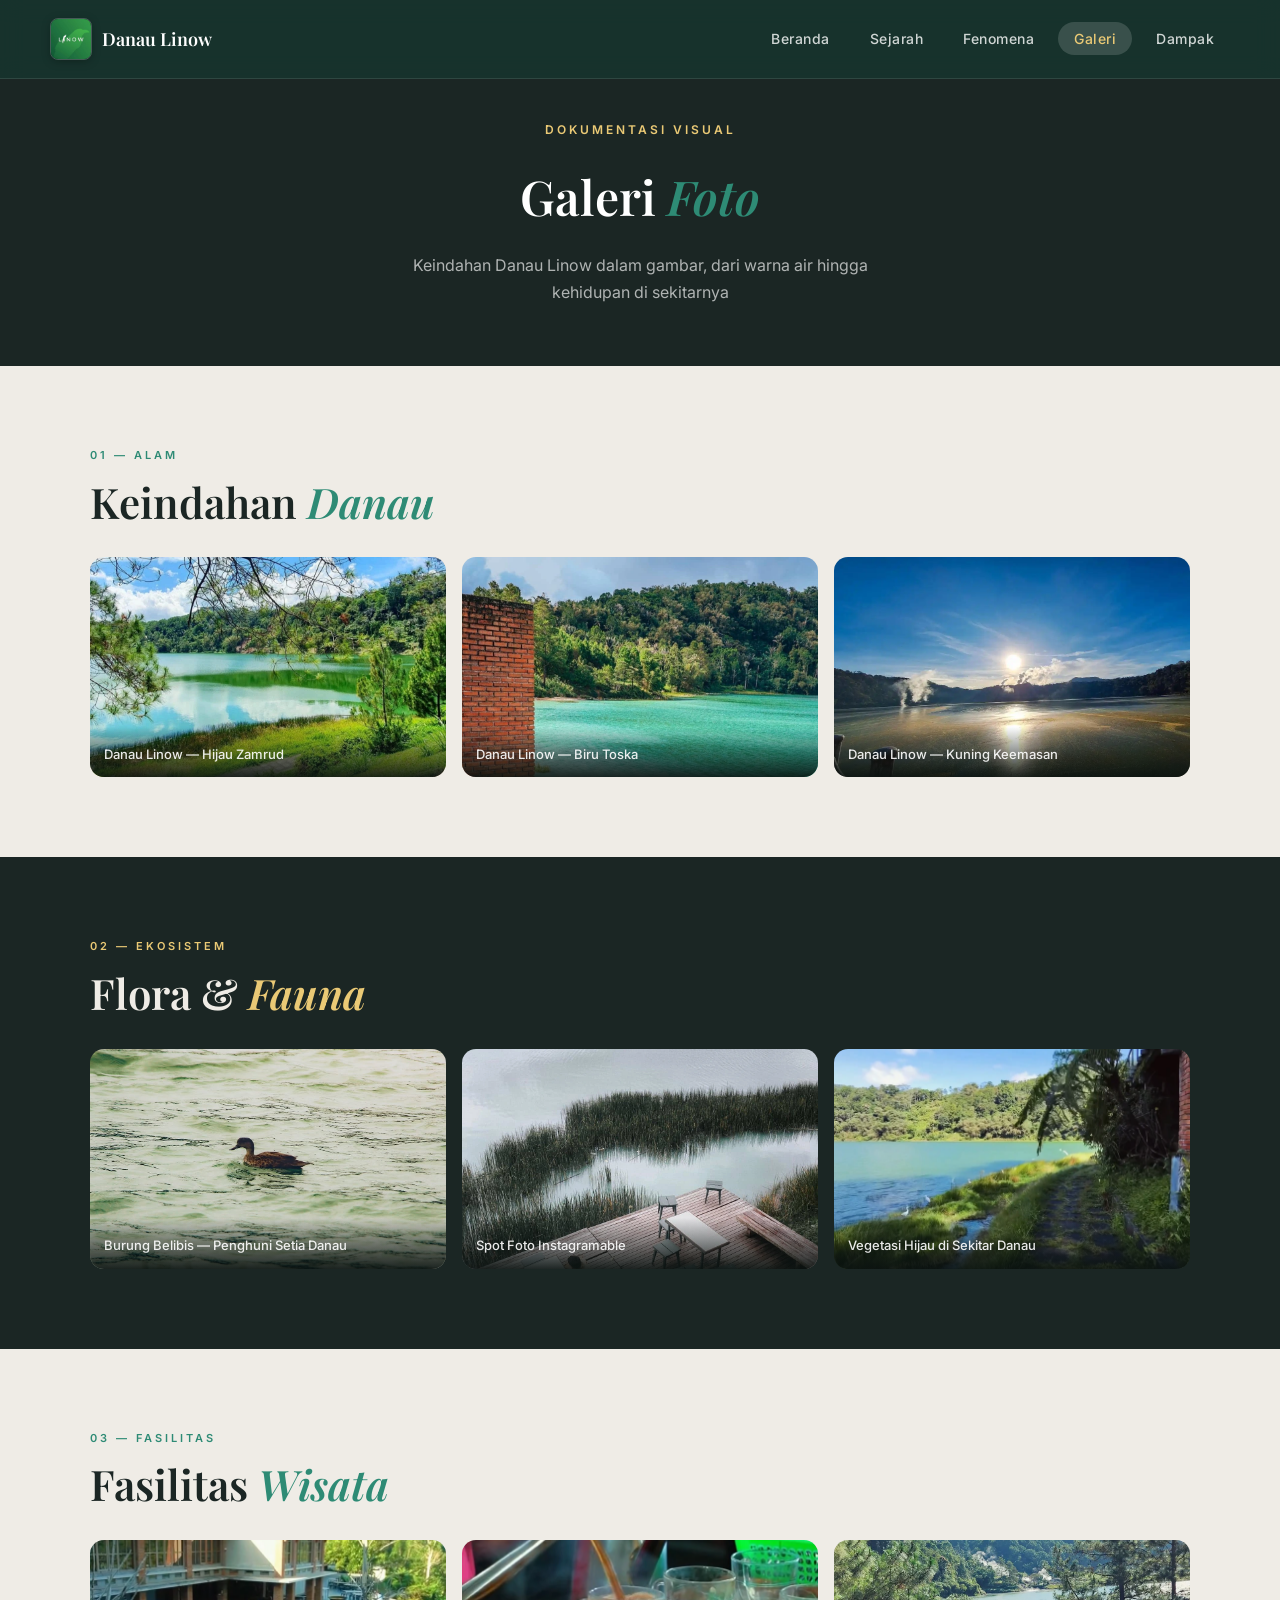
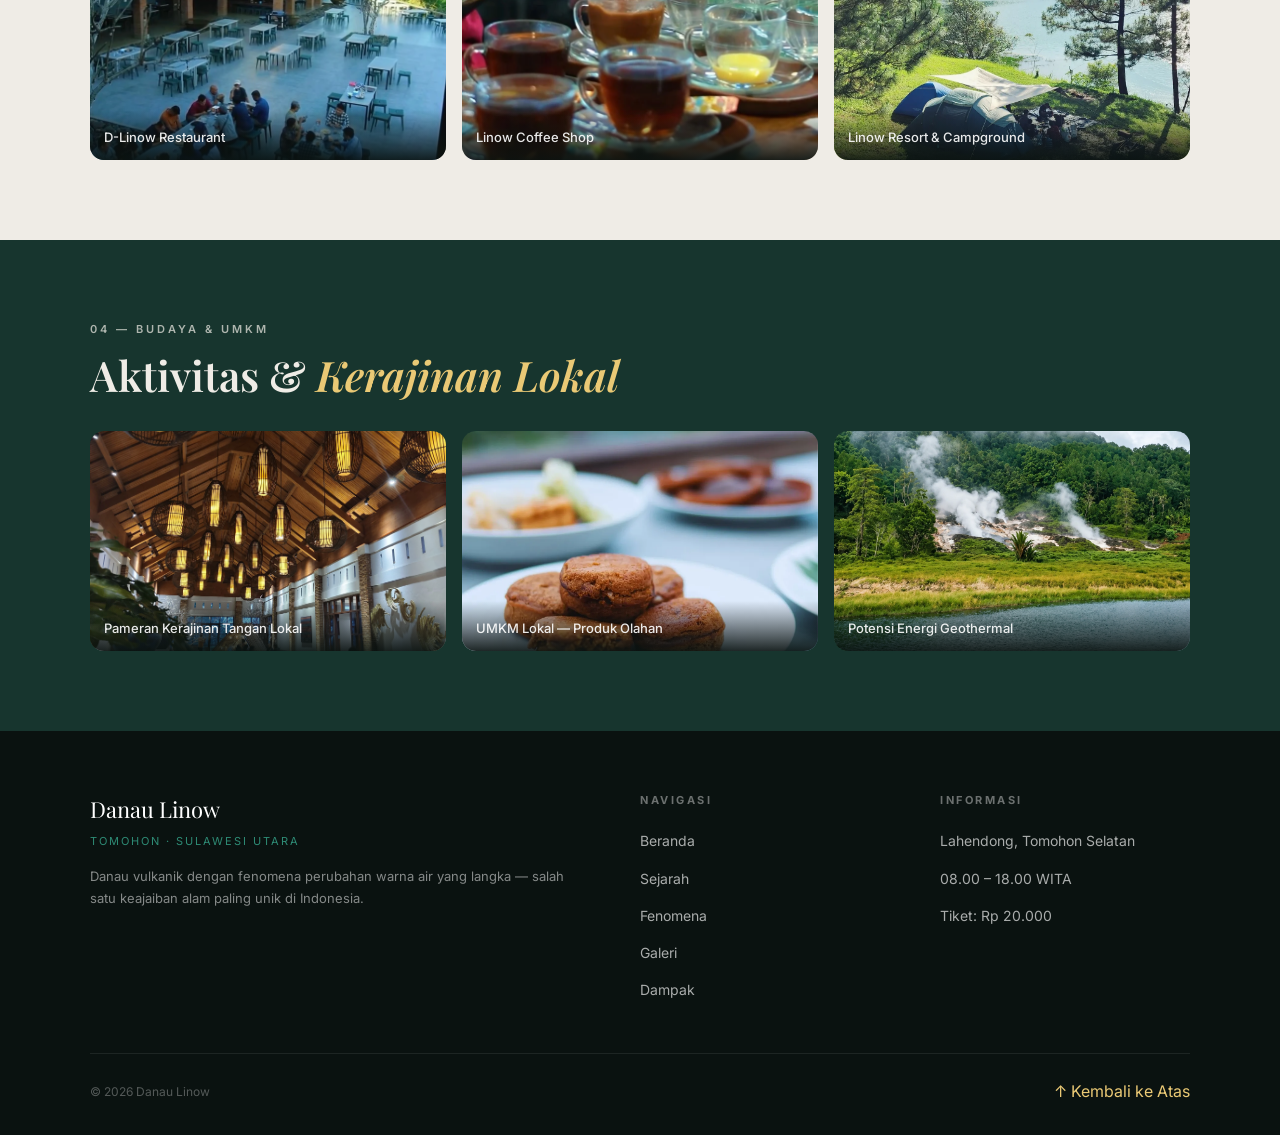
<file: galeri.html>
<!DOCTYPE html>
<html lang="id">
<head>
  <meta charset="UTF-8" />
  <meta name="viewport" content="width=device-width, initial-scale=1.0" />
  <meta name="description" content="Galeri foto Danau Linow — keindahan danau vulkanik di Tomohon dari berbagai sudut." />
  <title>Danau Linow — Galeri</title>
  <link rel="stylesheet" href="style.css" />
</head>
<body>

  <nav>
    <a href="index.html" class="nav-logo">
      <img src="images/Logo Danau Linow.webp" alt="Logo Danau Linow" class="logo-img" />
      <span class="logo-text">Danau Linow</span>
    </a>
    <ul>
      <li><a href="index.html">Beranda</a></li>
      <li><a href="sejarah.html">Sejarah</a></li>
      <li><a href="fenomena.html">Fenomena</a></li>
      <li><a href="galeri.html" class="aktif">Galeri</a></li>
      <li><a href="dampak.html">Dampak</a></li>
    </ul>
  </nav>

  <div class="page-header">
    <p class="eyebrow">Dokumentasi Visual</p>
    <h1>Galeri <em>Foto</em></h1>
    <p>Keindahan Danau Linow dalam gambar, dari warna air hingga kehidupan di sekitarnya</p>
  </div>

  <section class="section-light">
    <div class="container">
      <p class="eyebrow teal">01 — Alam</p>
      <h2 class="section-title dark mb-30">Keindahan <em>Danau</em></h2>

      <div class="galeri-grid">
        <figure class="galeri-item">
          <img src="images/Danau Hijau Zambrut.webp" alt="Danau Linow tampak hijau zamrud" />
          <figcaption>Danau Linow — Hijau Zamrud</figcaption>
        </figure>
        <figure class="galeri-item">
          <img src="images/Danau Toska.webp" alt="Danau Linow tampak biru toska" />
          <figcaption>Danau Linow — Biru Toska</figcaption>
        </figure>
        <figure class="galeri-item">
          <img src="images/Danau Kuning emas.webp" alt="Danau Linow tampak kuning keemasan" />
          <figcaption>Danau Linow — Kuning Keemasan</figcaption>
        </figure>
      </div>
    </div>
  </section>

  <section class="section-dark">
    <div class="container">
      <p class="eyebrow gold">02 — Ekosistem</p>
      <h2 class="section-title light mb-30">Flora &amp; <em class="gold">Fauna</em></h2>

      <div class="galeri-grid">
        <figure class="galeri-item">
          <img src="images/Burung Belibis.webp" alt="Burung belibis di Danau Linow" />
          <figcaption>Burung Belibis — Penghuni Setia Danau</figcaption>
        </figure>
        <figure class="galeri-item">
          <img src="images/Spot Foto Menarik.webp" alt="Spot foto menarik di Danau Linow" />
          <figcaption>Spot Foto Instagramable</figcaption>
        </figure>
        <figure class="galeri-item">
          <img src="images/Iklim.webp" alt="Kondisi iklim dan vegetasi sekitar danau" />
          <figcaption>Vegetasi Hijau di Sekitar Danau</figcaption>
        </figure>
      </div>
    </div>
  </section>

  <section class="section-light">
    <div class="container">
      <p class="eyebrow teal">03 — Fasilitas</p>
      <h2 class="section-title dark mb-30">Fasilitas <em>Wisata</em></h2>

      <div class="galeri-grid">
        <figure class="galeri-item">
          <img src="images/D-Linow Restaurant.webp" alt="D-Linow Restaurant di tepi danau" />
          <figcaption>D-Linow Restaurant</figcaption>
        </figure>
        <figure class="galeri-item">
          <img src="images/Linow Coffee Shop.webp" alt="Linow Coffee Shop" />
          <figcaption>Linow Coffee Shop</figcaption>
        </figure>
        <figure class="galeri-item">
          <img src="images/Danau Linow Resort Campground.webp" alt="Linow Resort dan area berkemah" />
          <figcaption>Linow Resort &amp; Campground</figcaption>
        </figure>
      </div>
    </div>
  </section>

  <section class="section-green">
    <div class="container">
      <p class="eyebrow cream">04 — Budaya &amp; UMKM</p>
      <h2 class="section-title light mb-30">Aktivitas &amp; <em class="gold">Kerajinan Lokal</em></h2>

      <div class="galeri-grid">
        <figure class="galeri-item">
          <img src="images/Pameran Kerajinan Tangan.webp" alt="Pameran kerajinan tangan di kawasan Danau Linow" />
          <figcaption>Pameran Kerajinan Tangan Lokal</figcaption>
        </figure>
        <figure class="galeri-item">
          <img src="images/UMKM Lokal (Pengalaman).webp" alt="UMKM lokal di kawasan wisata" />
          <figcaption>UMKM Lokal — Produk Olahan</figcaption>
        </figure>
        <figure class="galeri-item">
          <img src="images/Energi Bersih.webp" alt="Pemanfaatan energi bersih geothermal" />
          <figcaption>Potensi Energi Geothermal</figcaption>
        </figure>
      </div>
    </div>
  </section>

  <footer>
    <div class="footer-grid">
      <div class="footer-brand">
        <div class="brand-title">Danau Linow</div>
        <div class="brand-sub">Tomohon · Sulawesi Utara</div>
        <p>Danau vulkanik dengan fenomena perubahan warna air yang langka — salah satu keajaiban alam paling unik di Indonesia.</p>
      </div>
      <div class="footer-col">
        <h4>Navigasi</h4>
        <ul>
          <li><a href="index.html">Beranda</a></li>
          <li><a href="sejarah.html">Sejarah</a></li>
          <li><a href="fenomena.html">Fenomena</a></li>
          <li><a href="galeri.html">Galeri</a></li>
          <li><a href="dampak.html">Dampak</a></li>
        </ul>
      </div>
      <div class="footer-col">
        <h4>Informasi</h4>
        <ul>
          <li><a href="#">Lahendong, Tomohon Selatan</a></li>
          <li><a href="#">08.00 – 18.00 WITA</a></li>
          <li><a href="#">Tiket: Rp 20.000</a></li>
        </ul>
      </div>
    </div>
    <hr class="footer-divider" />
    <div class="footer-bottom">
      <p>© 2026 Danau Linow</p>
      <a href="galeri.html">↑ Kembali ke Atas</a>
    </div>
  </footer>

</body>
</html>
</file>
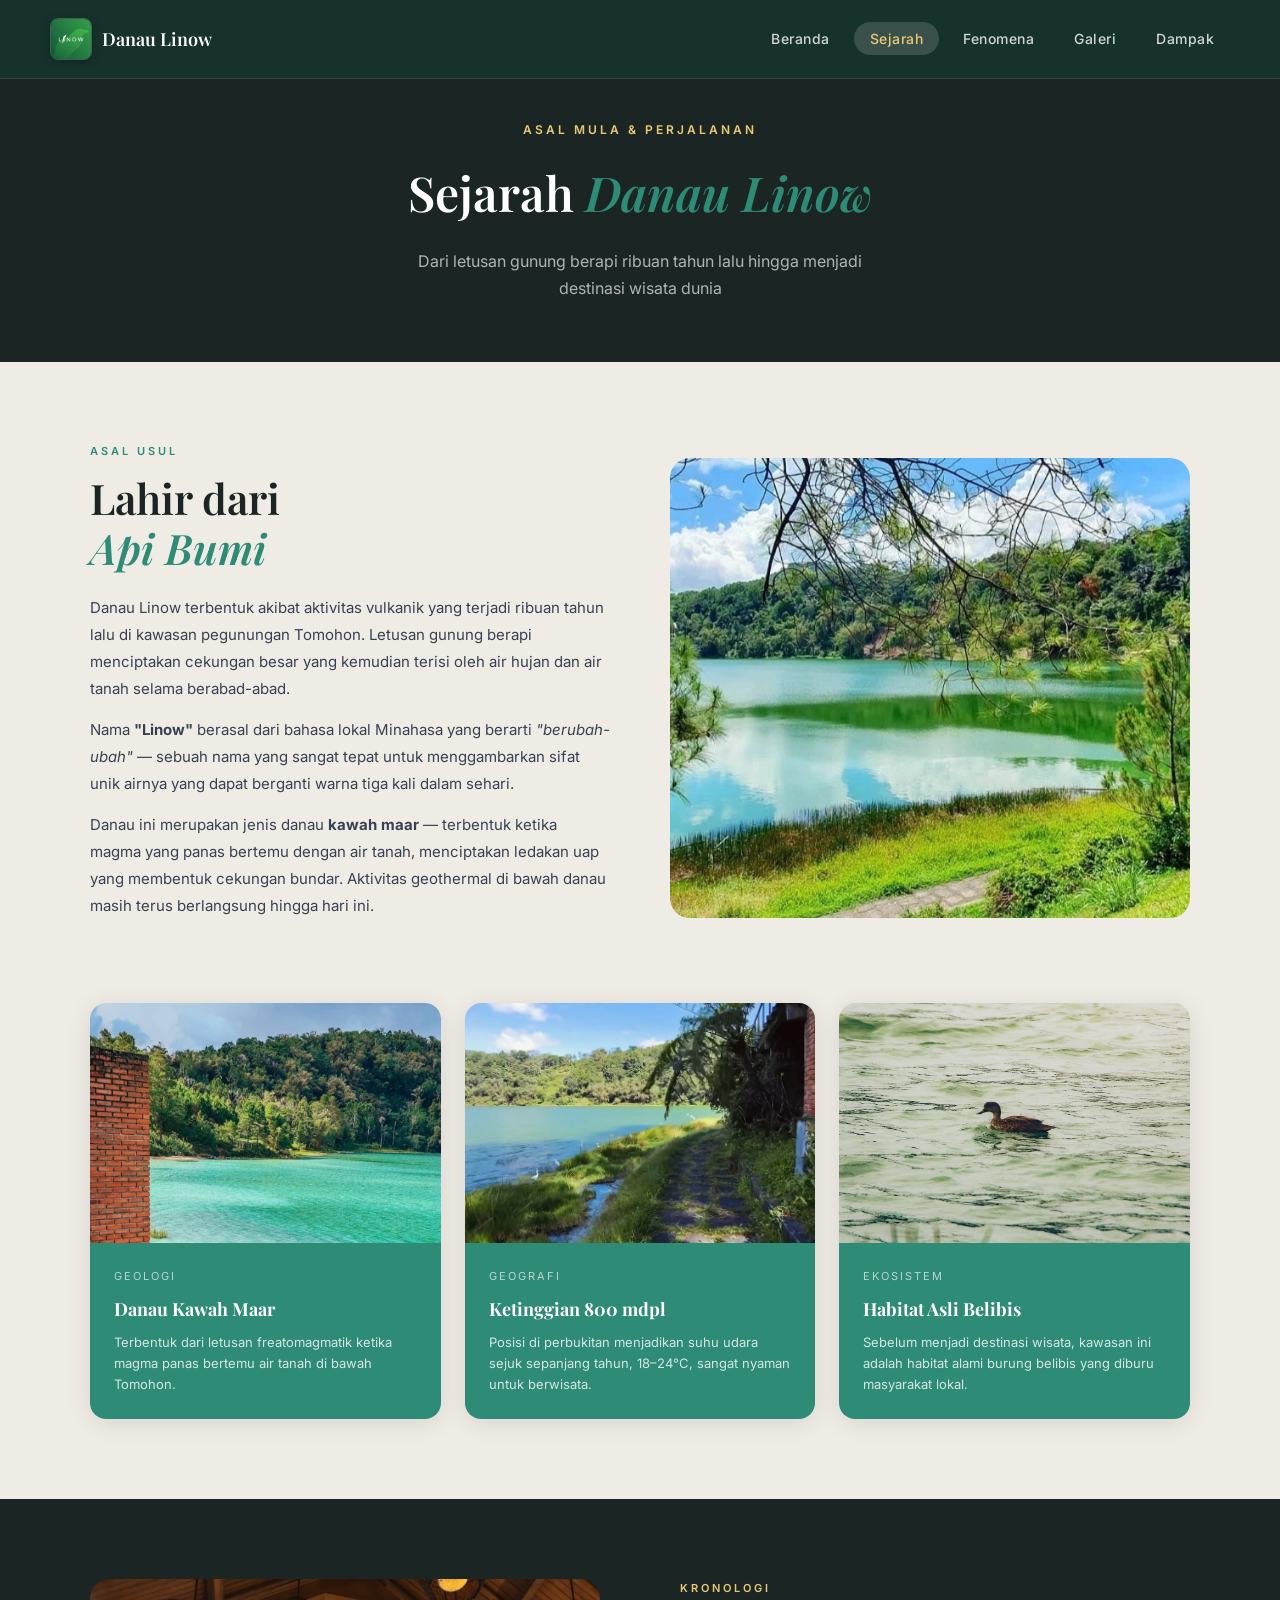
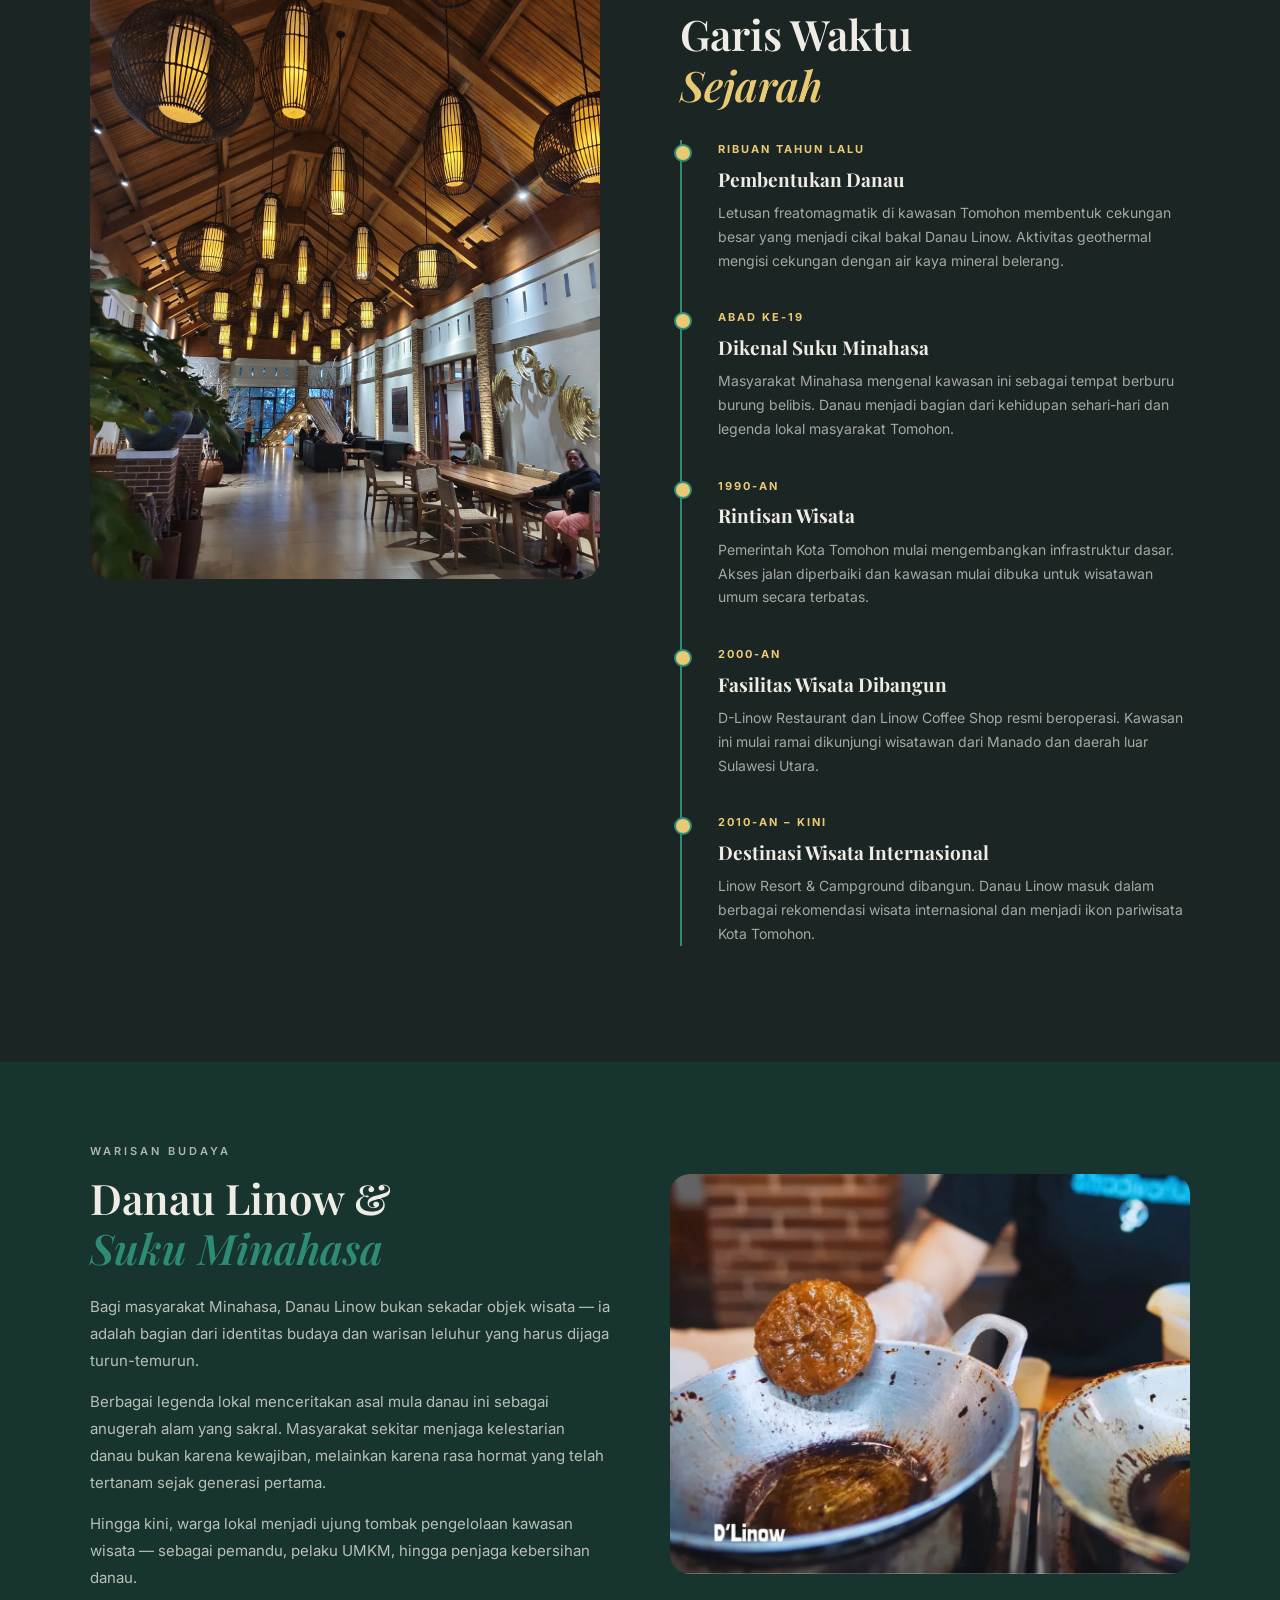
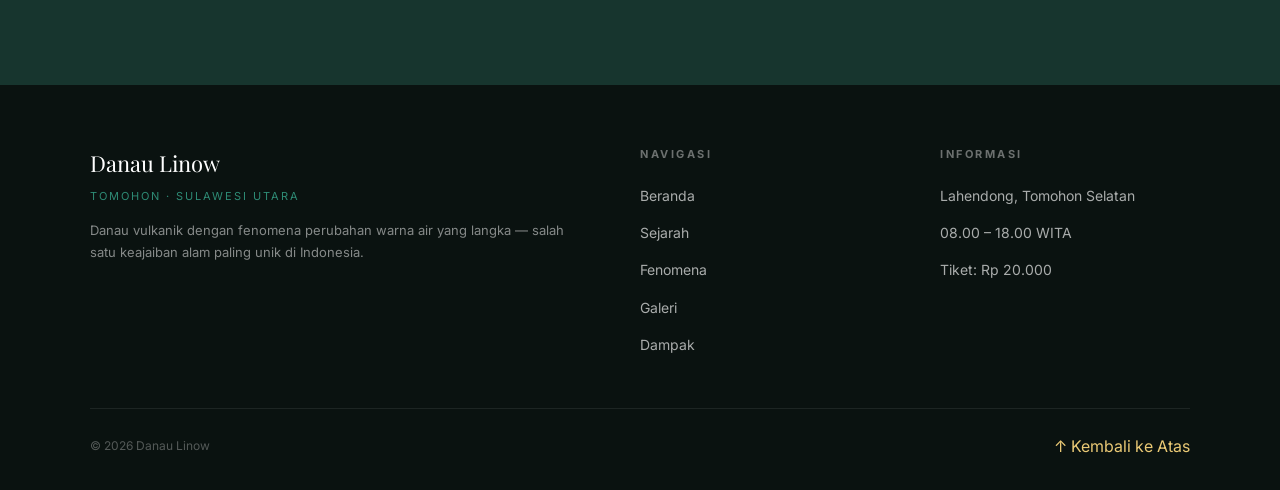
<file: sejarah.html>
<!DOCTYPE html>
<html lang="id">
<head>
  <meta charset="UTF-8" />
  <meta name="viewport" content="width=device-width, initial-scale=1.0" />
  <meta name="description" content="Sejarah Danau Linow — perjalanan panjang danau vulkanik kebanggaan Kota Tomohon, Sulawesi Utara." />
  <title>Danau Linow — Sejarah</title>
  <link rel="stylesheet" href="style.css" />
</head>
<body>

  <nav>
    <a href="index.html" class="nav-logo">
      <img src="images/Logo Danau Linow.webp" alt="Logo Danau Linow" class="logo-img" />
      <span class="logo-text">Danau Linow</span>
    </a>
    <ul>
      <li><a href="index.html">Beranda</a></li>
      <li><a href="sejarah.html" class="aktif">Sejarah</a></li>
      <li><a href="fenomena.html">Fenomena</a></li>
      <li><a href="galeri.html">Galeri</a></li>
      <li><a href="dampak.html">Dampak</a></li>
    </ul>
  </nav>

  <div class="page-header">
    <p class="eyebrow" style="color:#EAC975; font-size:12px; letter-spacing:3px; text-transform:uppercase; margin-bottom:12px;">Asal Mula &amp; Perjalanan</p>
    <h1>Sejarah <em>Danau Linow</em></h1>
    <p>Dari letusan gunung berapi ribuan tahun lalu hingga menjadi destinasi wisata dunia</p>
  </div>

  <section class="section-light">
    <div class="container">

      <div class="grid-2" style="align-items: center; gap: 60px; margin-bottom: 70px;">
        <div>
          <p class="eyebrow teal">Asal Usul</p>
          <h2 class="section-title dark mb-20">
            Lahir dari<br><em>Api Bumi</em>
          </h2>
          <p class="teks-dark">
            Danau Linow terbentuk akibat aktivitas vulkanik yang terjadi ribuan tahun lalu
            di kawasan pegunungan Tomohon. Letusan gunung berapi menciptakan cekungan besar
            yang kemudian terisi oleh air hujan dan air tanah selama berabad-abad.
          </p>
          <p class="teks-dark">
            Nama <strong>"Linow"</strong> berasal dari bahasa lokal Minahasa yang berarti
            <em>"berubah-ubah"</em> — sebuah nama yang sangat tepat untuk menggambarkan
            sifat unik airnya yang dapat berganti warna tiga kali dalam sehari.
          </p>
          <p class="teks-dark">
            Danau ini merupakan jenis danau <strong>kawah maar</strong> — terbentuk ketika
            magma yang panas bertemu dengan air tanah, menciptakan ledakan uap yang
            membentuk cekungan bundar. Aktivitas geothermal di bawah danau masih terus
            berlangsung hingga hari ini.
          </p>
        </div>
        <div>
          <img src="images/Danau Hijau Zambrut.webp"
               alt="Danau Linow dari ketinggian"
               style="width:100%; height:460px; object-fit:cover; border-radius:20px; display:block;" />
        </div>
      </div>

      <div class="grid-3">
        <div class="arsip-card">
          <img src="images/Danau Toska.webp" alt="Danau Linow biru toska" />
          <div class="arsip-card-body">
            <div class="arsip-label">Geologi</div>
            <h3>Danau Kawah Maar</h3>
            <p>Terbentuk dari letusan freatomagmatik ketika magma panas bertemu air tanah di bawah Tomohon.</p>
          </div>
        </div>

        <div class="arsip-card">
          <img src="images/Iklim.webp" alt="Iklim sejuk Tomohon" />
          <div class="arsip-card-body">
            <div class="arsip-label">Geografi</div>
            <h3>Ketinggian 800 mdpl</h3>
            <p>Posisi di perbukitan menjadikan suhu udara sejuk sepanjang tahun, 18–24°C, sangat nyaman untuk berwisata.</p>
          </div>
        </div>

        <div class="arsip-card">
          <img src="images/Burung Belibis.webp" alt="Burung belibis" />
          <div class="arsip-card-body">
            <div class="arsip-label">Ekosistem</div>
            <h3>Habitat Asli Belibis</h3>
            <p>Sebelum menjadi destinasi wisata, kawasan ini adalah habitat alami burung belibis yang diburu masyarakat lokal.</p>
          </div>
        </div>
      </div>

    </div>
  </section>

  <section class="section-dark">
    <div class="container">
      <div class="grid-2" style="gap: 80px;">

        <div>
          <img src="images/Pameran Kerajinan Tangan.webp"
               alt="Pameran kerajinan tangan di kawasan Danau Linow"
               style="width:100%; height:600px; object-fit:cover; border-radius:20px; display:block;" />
        </div>

        <div>
          <p class="eyebrow gold">Kronologi</p>
          <h2 class="section-title light mb-10">
            Garis Waktu<br><em class="gold">Sejarah</em>
          </h2>

          <div class="timeline">

            <div class="timeline-item">
              <div class="tahun">Ribuan Tahun Lalu</div>
              <h3>Pembentukan Danau</h3>
              <p>Letusan freatomagmatik di kawasan Tomohon membentuk cekungan besar yang menjadi cikal bakal Danau Linow. Aktivitas geothermal mengisi cekungan dengan air kaya mineral belerang.</p>
            </div>

            <div class="timeline-item">
              <div class="tahun">Abad ke-19</div>
              <h3>Dikenal Suku Minahasa</h3>
              <p>Masyarakat Minahasa mengenal kawasan ini sebagai tempat berburu burung belibis. Danau menjadi bagian dari kehidupan sehari-hari dan legenda lokal masyarakat Tomohon.</p>
            </div>

            <div class="timeline-item">
              <div class="tahun">1990-an</div>
              <h3>Rintisan Wisata</h3>
              <p>Pemerintah Kota Tomohon mulai mengembangkan infrastruktur dasar. Akses jalan diperbaiki dan kawasan mulai dibuka untuk wisatawan umum secara terbatas.</p>
            </div>

            <div class="timeline-item">
              <div class="tahun">2000-an</div>
              <h3>Fasilitas Wisata Dibangun</h3>
              <p>D-Linow Restaurant dan Linow Coffee Shop resmi beroperasi. Kawasan ini mulai ramai dikunjungi wisatawan dari Manado dan daerah luar Sulawesi Utara.</p>
            </div>

            <div class="timeline-item">
              <div class="tahun">2010-an – Kini</div>
              <h3>Destinasi Wisata Internasional</h3>
              <p>Linow Resort &amp; Campground dibangun. Danau Linow masuk dalam berbagai rekomendasi wisata internasional dan menjadi ikon pariwisata Kota Tomohon.</p>
            </div>

          </div>
        </div>

      </div>
    </div>
  </section>

  <section class="section-green">
    <div class="container">
      <div class="grid-2" style="align-items: center; gap: 60px;">
        <div>
          <p class="eyebrow cream">Warisan Budaya</p>
          <h2 class="section-title light mb-20">
            Danau Linow &amp;<br><em>Suku Minahasa</em>
          </h2>
          <p class="teks-light">
            Bagi masyarakat Minahasa, Danau Linow bukan sekadar objek wisata — ia adalah
            bagian dari identitas budaya dan warisan leluhur yang harus dijaga turun-temurun.
          </p>
          <p class="teks-light">
            Berbagai legenda lokal menceritakan asal mula danau ini sebagai anugerah alam
            yang sakral. Masyarakat sekitar menjaga kelestarian danau bukan karena kewajiban,
            melainkan karena rasa hormat yang telah tertanam sejak generasi pertama.
          </p>
          <p class="teks-light">
            Hingga kini, warga lokal menjadi ujung tombak pengelolaan kawasan wisata —
            sebagai pemandu, pelaku UMKM, hingga penjaga kebersihan danau.
          </p>
        </div>
        <div>
          <img src="images/SDM.webp"
               alt="Sumber daya manusia lokal di kawasan wisata Danau Linow"
               style="width:100%; height:400px; object-fit:cover; border-radius:20px; display:block;" />
        </div>
      </div>
    </div>
  </section>

  <footer>
    <div class="footer-grid">
      <div class="footer-brand">
        <div class="brand-title">Danau Linow</div>
        <div class="brand-sub">Tomohon · Sulawesi Utara</div>
        <p>Danau vulkanik dengan fenomena perubahan warna air yang langka — salah satu keajaiban alam paling unik di Indonesia.</p>
      </div>
      <div class="footer-col">
        <h4>Navigasi</h4>
        <ul>
          <li><a href="index.html">Beranda</a></li>
          <li><a href="sejarah.html">Sejarah</a></li>
          <li><a href="fenomena.html">Fenomena</a></li>
          <li><a href="galeri.html">Galeri</a></li>
          <li><a href="dampak.html">Dampak</a></li>
        </ul>
      </div>
      <div class="footer-col">
        <h4>Informasi</h4>
        <ul>
          <li><a href="#">Lahendong, Tomohon Selatan</a></li>
          <li><a href="#">08.00 – 18.00 WITA</a></li>
          <li><a href="#">Tiket: Rp 20.000</a></li>
        </ul>
      </div>
    </div>
    <hr class="footer-divider" />
    <div class="footer-bottom">
      <p>© 2026 Danau Linow</p>
      <a href="sejarah.html">↑ Kembali ke Atas</a>
    </div>
  </footer>

</body>
</html>
</file>
<file: style.css>
@import url('https://fonts.googleapis.com/css2?family=Playfair+Display:ital,wght@0,500;0,600;0,700;1,500;1,600&family=Inter:wght@300;400;500;600&display=swap');

* {
  margin: 0;
  padding: 0;
  box-sizing: border-box;
}

html {
  scroll-behavior: smooth;
  -webkit-text-size-adjust: 100%;
}

img {
  max-width: 100%;
}

body {
  overflow-x: hidden;
}


body {
  font-family: 'Inter', sans-serif;
  background-color: #EFECE6;
  color: #1F2937;
  line-height: 1.7;
}

/* Navbar */
nav {
  position: fixed;
  top: 0;
  left: 0;
  right: 0;
  z-index: 100;
  display: flex;
  align-items: center;
  justify-content: space-between;
  padding: 18px 50px;
  background-color: rgba(23, 53, 46, 0.85);
  backdrop-filter: blur(12px);
  border-bottom: 1px solid rgba(255, 255, 255, 0.1);
}

.nav-logo {
  display: flex;
  align-items: center;
  gap: 10px;
  text-decoration: none;
}

.nav-logo .logo-img {
  width: 42px;
  height: 42px;
  border-radius: 8px;
  object-fit: cover;
  box-shadow: 0 2px 8px rgba(0, 0, 0, 0.25);
  border: 1px solid rgba(255, 255, 255, 0.2);
  transition: transform 0.2s ease;
}

.nav-logo:hover .logo-img {
  transform: scale(1.05);
}

.nav-logo .logo-text {
  color: white;
  font-family: 'Playfair Display', serif;
  font-size: 18px;
  font-weight: 600;
}

nav ul {
  list-style: none;
  display: flex;
  gap: 8px;
}

nav ul li a {
  color: rgba(255, 255, 255, 0.8);
  text-decoration: none;
  font-size: 14px;
  font-weight: 500;
  padding: 8px 16px;
  border-radius: 30px;
  letter-spacing: 0.5px;
  transition: color 0.3s, background-color 0.3s;
}

nav ul li a:hover {
  color: #EAC975;
}

nav ul li a.aktif {
  background-color: rgba(255, 255, 255, 0.15);
  color: #EAC975;
}

/* Hero Section */
.hero {
  height: 100vh;           
  min-height: 600px;
  display: flex;
  align-items: center;
  justify-content: center;
  text-align: center;
  position: relative;
  overflow: hidden;
  
  background-image: url('images/Danau Hijau Zambrut.webp');
  background-size: cover;
  background-position: center;
}

.hero-overlay {
  position: absolute;
  inset: 0;
  background: linear-gradient(to bottom,
    rgba(10, 18, 16, 0.5) 0%,
    rgba(10, 18, 16, 0.7) 100%);
}

.hero-content {
  position: relative;   
  z-index: 2;
  max-width: 750px;
  padding: 20px;
}

.hero-badge {
  display: inline-block;
  background-color: rgba(255, 255, 255, 0.12);
  color: rgba(255, 255, 255, 0.9);
  border: 1px solid rgba(255, 255, 255, 0.25);
  border-radius: 30px;
  padding: 6px 18px;
  font-size: 12px;
  letter-spacing: 2px;
  text-transform: uppercase;
  margin-bottom: 28px;
}

.hero h1 {
  font-family: 'Playfair Display', serif;
  font-size: 68px;
  font-weight: 600;
  color: white;
  line-height: 1.15;
  margin-bottom: 8px;
}

.hero h1 em {
  font-style: italic;
  color: #2E8B75;
}

.hero-sub {
  font-family: 'Playfair Display', serif;
  font-style: italic;
  font-size: 22px;
  color: #EAC975;
  margin-bottom: 18px;
}

.hero-desc {
  font-size: 16px;
  color: rgba(255, 255, 255, 0.75);
  max-width: 520px;
  margin: 0 auto 36px;
}

.hero-buttons {
  display: flex;
  gap: 14px;
  justify-content: center;
  flex-wrap: wrap;
}

.btn-primary {
  background-color: #EAC975;
  color: #1B2624;
  padding: 14px 32px;
  border-radius: 30px;
  text-decoration: none;
  font-size: 14px;
  font-weight: 600;
  transition: background-color 0.3s;
}
.btn-primary:hover {
  background-color: #d4b35e;
}

.btn-outline {
  background-color: transparent;
  color: white;
  border: 1px solid rgba(255, 255, 255, 0.4);
  padding: 14px 32px;
  border-radius: 30px;
  text-decoration: none;
  font-size: 14px;
  font-weight: 500;
  transition: background-color 0.3s;
}
.btn-outline:hover {
  background-color: rgba(255, 255, 255, 0.1);
}

.hero-stats {
  position: absolute;
  bottom: 0;
  left: 0;
  right: 0;
  z-index: 2;
  display: flex;
  justify-content: center;
  gap: 0;
  border-top: 1px solid rgba(255, 255, 255, 0.15);
}

.hero-stats .stat-item {
  padding: 20px 50px;
  text-align: center;
  border-right: 1px solid rgba(255, 255, 255, 0.15);
}

.hero-stats .stat-item:last-child {
  border-right: none;
}

.hero-stats .stat-angka {
  font-family: 'Playfair Display', serif;
  font-size: 28px;
  font-weight: 600;
  color: #EAC975;
}

.hero-stats .stat-label {
  font-size: 11px;
  color: rgba(255, 255, 255, 0.6);
  letter-spacing: 1.5px;
  text-transform: uppercase;
  margin-top: 2px;
}

/* Judul Halaman */
.page-header {
  background-color: #1B2624;
  color: white;
  padding: 120px 50px 60px;   
  text-align: center;
}

.page-header .eyebrow {
  font-size: 12px;
  letter-spacing: 3px;
  text-transform: uppercase;
  color: #EAC975;
  margin-bottom: 16px;
}

.page-header h1 {
  font-family: 'Playfair Display', serif;
  font-size: 48px;
  font-weight: 600;
  color: white;
  margin-bottom: 14px;
}

.page-header h1 em {
  font-style: italic;
  color: #2E8B75;
}

.page-header p {
  font-size: 16px;
  color: rgba(255, 255, 255, 0.65);
  max-width: 500px;
  margin: 0 auto;
}

/* Section Warna Terang */
.section-light {
  background-color: #EFECE6;
  padding: 80px 50px;
}

/* Section Warna Gelap */
.section-dark {
  background-color: #1B2624;
  padding: 80px 50px;
}

/* Section Warna Hijau Gelap */
.section-green {
  background-color: #17352E;
  padding: 80px 50px;
}

.container {
  max-width: 1100px;
  margin: 0 auto;
}

/* Label Eyebrow */
.eyebrow {
  font-size: 11px;
  letter-spacing: 3px;
  text-transform: uppercase;
  font-weight: 600;
  margin-bottom: 12px;
}

.eyebrow.teal  { color: #2E8B75; }
.eyebrow.gold  { color: #EAC975; }
.eyebrow.cream { color: rgba(239, 236, 230, 0.7); }

.section-title {
  font-family: 'Playfair Display', serif;
  font-size: 42px;
  font-weight: 600;
  line-height: 1.2;
  margin-bottom: 20px;
}

.section-title.dark  { color: #1B2624; }
.section-title.light { color: #EFECE6; }

.section-title em {
  font-style: italic;
  color: #2E8B75;
}

.section-title em.gold {
  color: #EAC975;
}

.grid-2 {
  display: grid;
  grid-template-columns: 1fr 1fr;
  gap: 30px;
}

.grid-3 {
  display: grid;
  grid-template-columns: repeat(3, 1fr);
  gap: 24px;
}

/* Kartu Info */
.info-card {
  background-color: white;
  border-radius: 12px;
  padding: 20px 22px;
  border: 1px solid rgba(0,0,0,0.06);
}

.info-card .info-label {
  font-size: 11px;
  text-transform: uppercase;
  letter-spacing: 1.5px;
  color: #2E8B75;
  font-weight: 600;
  margin-bottom: 6px;
}

.info-card .info-value {
  font-family: 'Playfair Display', serif;
  font-size: 17px;
  color: #1B2624;
  font-weight: 600;
}

.info-card.dark-card {
  background-color: #23302D;
  border: 1px solid rgba(255,255,255,0.08);
}

.info-card.dark-card .info-label { color: #EAC975; }
.info-card.dark-card .info-value { color: #EFECE6; }

/* Kartu Foto */
.foto-card {
  border-radius: 16px;
  overflow: hidden;
  position: relative;
}

.foto-card img {
  width: 100%;
  height: 260px;
  object-fit: cover;
  display: block;
}

.foto-card .foto-overlay {
  position: absolute;
  bottom: 0;
  left: 0;
  right: 0;
  background: linear-gradient(to top, rgba(10,18,16,0.9) 0%, transparent 70%);
  padding: 20px;
}

.foto-card .foto-overlay .pill-tag {
  display: inline-block;
  background-color: rgba(234, 201, 117, 0.2);
  color: #EAC975;
  border: 1px solid #EAC975;
  border-radius: 20px;
  padding: 3px 12px;
  font-size: 11px;
  letter-spacing: 1px;
  text-transform: uppercase;
  margin-bottom: 8px;
}

.foto-card .foto-overlay h3 {
  font-family: 'Playfair Display', serif;
  font-size: 20px;
  color: white;
}

/* Kartu Dampak */
.dampak-card {
  border-radius: 16px;
  overflow: hidden;
  position: relative;
  height: 260px;
}

.dampak-card img {
  width: 100%;
  height: 100%;
  object-fit: cover;
  display: block;
}

.dampak-card .dampak-overlay {
  position: absolute;
  inset: 0;
  background: linear-gradient(to top, rgba(10,18,16,0.92) 30%, rgba(10,18,16,0.3) 100%);
  padding: 20px;
  display: flex;
  flex-direction: column;
  justify-content: flex-end;
}

.dampak-card .nomor {
  position: absolute;
  top: 12px;
  right: 16px;
  font-family: 'Playfair Display', serif;
  font-size: 52px;
  font-weight: 700;
  color: rgba(255, 255, 255, 0.12);
  line-height: 1;
}

.dampak-card .pill-tag {
  display: inline-block;
  background-color: rgba(255,255,255,0.15);
  color: rgba(255,255,255,0.85);
  border: 1px solid rgba(255,255,255,0.25);
  border-radius: 20px;
  padding: 3px 12px;
  font-size: 10px;
  letter-spacing: 1.5px;
  text-transform: uppercase;
  margin-bottom: 8px;
}

.dampak-card h3 {
  font-family: 'Playfair Display', serif;
  font-size: 18px;
  color: white;
  margin-bottom: 6px;
}

.dampak-card p {
  font-size: 13px;
  color: rgba(255,255,255,0.65);
  line-height: 1.5;
}

table {
  width: 100%;
  border-collapse: collapse;
  border-radius: 12px;
  overflow: hidden;
}

table th {
  background-color: #1B2624;
  color: #EAC975;
  padding: 14px 18px;
  text-align: left;
  font-size: 12px;
  letter-spacing: 1.5px;
  text-transform: uppercase;
  font-weight: 600;
}

table td {
  padding: 14px 18px;
  font-size: 14px;
  color: #374151;
  border-bottom: 1px solid #E5E7EB;
  background-color: white;
}

table tr:last-child td {
  border-bottom: none;
}

table tr:hover td {
  background-color: #F0FDF4;
}

/* Timeline */
.timeline {
  border-left: 2px solid #2E8B75;
  padding-left: 36px;
  margin-top: 30px;
}

.timeline-item {
  position: relative;
  margin-bottom: 36px;
}

.timeline-item::before {
  content: '';
  width: 14px;
  height: 14px;
  background-color: #EAC975;
  border: 2px solid #2E8B75;
  border-radius: 50%;
  position: absolute;
  left: -44px;
  top: 4px;
}

.timeline-item .tahun {
  font-size: 11px;
  color: #EAC975;
  font-weight: 700;
  letter-spacing: 2px;
  text-transform: uppercase;
  margin-bottom: 4px;
}

.timeline-item h3 {
  font-family: 'Playfair Display', serif;
  font-size: 19px;
  color: #EFECE6;
  margin-bottom: 6px;
}

.timeline-item p {
  font-size: 14px;
  color: rgba(239, 236, 230, 0.65);
  line-height: 1.7;
}

/* Warna Fenomena */
.fenomena-box {
  border-radius: 16px;
  padding: 28px;
  margin-bottom: 16px;
}

.fenomena-box.hijau {
  background-color: rgba(46, 139, 117, 0.15);
  border: 1px solid rgba(46, 139, 117, 0.4);
}

.fenomena-box.biru {
  background-color: rgba(26, 122, 191, 0.12);
  border: 1px solid rgba(26, 122, 191, 0.35);
}

.fenomena-box.kuning {
  background-color: rgba(234, 201, 117, 0.12);
  border: 1px solid rgba(234, 201, 117, 0.4);
}

.fenomena-box h3 {
  font-family: 'Playfair Display', serif;
  font-size: 20px;
  margin-bottom: 8px;
}

.fenomena-box.hijau h3  { color: #2E8B75; }
.fenomena-box.biru h3   { color: #60A5FA; }
.fenomena-box.kuning h3 { color: #EAC975; }

.fenomena-box p {
  font-size: 14px;
  color: rgba(239, 236, 230, 0.75);
  line-height: 1.7;
}

/* Kartu Arsip Sejarah */
.arsip-card {
  background-color: white;
  border-radius: 16px;
  overflow: hidden;
  box-shadow: 0 4px 24px rgba(0,0,0,0.1);
}

.arsip-card img {
  width: 100%;
  height: 240px;
  object-fit: cover;
  display: block;
}

.arsip-card-body {
  padding: 24px;
  background-color: #2E8B75;
}

.arsip-card-body .arsip-label {
  font-size: 11px;
  color: rgba(255,255,255,0.65);
  letter-spacing: 2px;
  text-transform: uppercase;
  margin-bottom: 8px;
}

.arsip-card-body h3 {
  font-family: 'Playfair Display', serif;
  font-size: 18px;
  color: white;
  margin-bottom: 8px;
}

.arsip-card-body p {
  font-size: 13px;
  color: rgba(255,255,255,0.8);
  line-height: 1.6;
}

.teks-dark {
  font-size: 15px;
  color: #374151;
  line-height: 1.8;
  margin-bottom: 14px;
}

.teks-light {
  font-size: 15px;
  color: rgba(239, 236, 230, 0.75);
  line-height: 1.8;
  margin-bottom: 14px;
}

.galeri-grid {
  display: grid;
  grid-template-columns: repeat(3, 1fr);
  gap: 16px;
}

.galeri-item {
  border-radius: 14px;
  overflow: hidden;
  position: relative;
  cursor: pointer;
}

.galeri-item img {
  width: 100%;
  height: 220px;
  object-fit: cover;
  display: block;
  transition: transform 0.4s ease;
}

.galeri-item:hover img {
  transform: scale(1.05);
}

.galeri-item figcaption {
  position: absolute;
  bottom: 0;
  left: 0;
  right: 0;
  background: linear-gradient(to top, rgba(10,18,16,0.9), transparent);
  padding: 16px 14px 12px;
  font-size: 13px;
  color: rgba(255,255,255,0.9);
  font-weight: 500;
}

/* Footer */
footer {
  background-color: #0A1210;
  color: white;
  padding: 60px 50px 30px;
}

.footer-grid {
  display: grid;
  grid-template-columns: 2fr 1fr 1fr;
  gap: 50px;
  max-width: 1100px;
  margin: 0 auto 40px;
}

.footer-brand .brand-title {
  font-family: 'Playfair Display', serif;
  font-size: 22px;
  color: white;
  margin-bottom: 4px;
}

.footer-brand .brand-sub {
  font-size: 11px;
  color: #2E8B75;
  letter-spacing: 2px;
  text-transform: uppercase;
  margin-bottom: 14px;
}

.footer-brand p {
  font-size: 13px;
  color: rgba(255,255,255,0.5);
  line-height: 1.7;
}

.footer-col h4 {
  font-size: 11px;
  letter-spacing: 2.5px;
  text-transform: uppercase;
  color: rgba(255,255,255,0.4);
  margin-bottom: 18px;
}

.footer-col ul {
  list-style: none;
}

.footer-col ul li {
  margin-bottom: 10px;
}

.footer-col ul li a {
  color: rgba(255,255,255,0.65);
  text-decoration: none;
  font-size: 14px;
  transition: color 0.3s;
}

.footer-col ul li a:hover {
  color: #EAC975;
}

.footer-divider {
  border: none;
  border-top: 1px solid rgba(255,255,255,0.08);
  margin: 0 auto;
  max-width: 1100px;
  margin-bottom: 24px;
}

.footer-bottom {
  max-width: 1100px;
  margin: 0 auto;
  display: flex;
  justify-content: space-between;
  align-items: center;
}

.footer-bottom p {
  font-size: 12px;
  color: rgba(255,255,255,0.3);
}

.footer-bottom a {
  color: #EAC975;
  text-decoration: none;
}

/* Form Reservasi */
.form-container {
  max-width: 760px;
  margin: 0 auto;
  background-color: white;
  padding: 40px;
  border-radius: 16px;
  box-shadow: 0 4px 20px rgba(0, 0, 0, 0.06);
  border: 1px solid rgba(0, 0, 0, 0.06);
}

.form-grid {
  display: grid;
  grid-template-columns: 1fr 1fr;
  gap: 20px;
}

.form-group {
  display: flex;
  flex-direction: column;
}

.form-group label {
  font-size: 13px;
  font-weight: 600;
  color: #17352E;
  margin-bottom: 8px;
}

.form-group input[type="text"],
.form-group input[type="email"],
.form-group input[type="tel"],
.form-group input[type="date"],
.form-group input[type="number"],
.form-group select,
.form-group textarea {
  width: 100%;
  padding: 12px 14px;
  font-size: 14px;
  font-family: inherit;
  border: 1px solid #D1D5DB;
  border-radius: 8px;
  background-color: #F9FAFB;
  color: #1F2937;
  outline: none;
  transition: border-color 0.2s, box-shadow 0.2s;
}

.form-group input:focus,
.form-group select:focus,
.form-group textarea:focus {
  border-color: #2E8B75;
  background-color: white;
  box-shadow: 0 0 0 3px rgba(46, 139, 117, 0.15);
}

.radio-group {
  display: flex;
  gap: 20px;
  flex-wrap: wrap;
  margin-top: 4px;
}

.radio-label {
  display: flex;
  align-items: center;
  gap: 6px;
  font-size: 14px;
  font-weight: normal;
  color: #4B5563;
  cursor: pointer;
}

.btn-submit {
  width: 100%;
  border: none;
  cursor: pointer;
  margin-top: 24px;
  font-size: 15px;
  font-family: inherit;
  text-align: center;
  display: block;
}

@media (max-width: 768px) {
  .form-grid {
    grid-template-columns: 1fr;
  }
  .form-container {
    padding: 24px;
  }
}

/* Utility Classes */

.mb-10 { margin-bottom: 10px; }
.mb-20 { margin-bottom: 20px; }
.mb-30 { margin-bottom: 30px; }
.mb-40 { margin-bottom: 40px; }
.mb-60 { margin-bottom: 60px; }

/* Responsive HP */
@media (max-width: 768px) {

  /* Navbar */
  nav {
    flex-direction: column;
    align-items: flex-start;
    gap: 8px;
    padding: 10px 16px;
  }
  nav ul {
    width: 100%;
    gap: 4px;
    overflow-x: auto;
    flex-wrap: nowrap;
    -webkit-overflow-scrolling: touch;
    scrollbar-width: none;
  }
  nav ul::-webkit-scrollbar { display: none; }
  nav ul li { flex-shrink: 0; }
  nav ul li a { display: block; padding: 6px 14px; font-size: 13px; white-space: nowrap; }
  .nav-logo .logo-img { width: 34px; height: 34px; }
  .nav-logo .logo-text { font-size: 16px; }

  /* Hero Section */
  .hero {
    height: auto;
    min-height: 100vh;
    min-height: 100svh;
    flex-direction: column;
    justify-content: flex-start;
    padding-top: 120px;
  }
  .hero-content { padding: 20px 20px 10px; }
  .hero-badge { font-size: 10px; letter-spacing: 1px; padding: 6px 14px; margin-bottom: 20px; }
  .hero h1 { font-size: 44px; }
  .hero-sub { font-size: 18px; }
  .hero-desc { font-size: 15px; margin-bottom: 26px; }
  .btn-primary, .btn-outline { padding: 12px 24px; }
  .hero-stats {
    position: relative;
    display: grid;
    grid-template-columns: 1fr 1fr;
    width: 100%;
    margin-top: 30px;
  }
  .hero-stats .stat-item {
    padding: 16px 10px;
    border-right: 1px solid rgba(255,255,255,0.15);
    border-bottom: 1px solid rgba(255,255,255,0.15);
  }
  .hero-stats .stat-item:nth-child(2n) { border-right: none; }
  .hero-stats .stat-item:nth-last-child(-n+2) { border-bottom: none; }
  .hero-stats .stat-angka { font-size: 22px; }
  .hero-stats .stat-label { font-size: 10px; letter-spacing: 1px; }

  /* Judul Halaman & Section */
  .page-header { padding: 120px 20px 40px; }
  .page-header h1 { font-size: 32px; }
  .page-header p { font-size: 14px; }
  .section-light, .section-dark, .section-green { padding: 48px 20px; }
  .section-title { font-size: 28px; }
  .teks-dark, .teks-light { font-size: 14px; }

  /* Grid */
  .grid-2, .grid-3 { grid-template-columns: 1fr; }
  .grid-2 { gap: 24px !important; margin-bottom: 40px; }
  .grid-2 .grid-2 { margin-bottom: 0; }

  /* Gambar */
  img[style] { height: 260px !important; }

  /* Kartu */
  .foto-card img { height: 220px; }
  .dampak-card { height: 320px; }
  .arsip-card img { height: 200px; }
  .info-card { padding: 16px 18px; }

  /* Tabel */
  table { display: block; overflow-x: auto; -webkit-overflow-scrolling: touch; white-space: nowrap; }
  table th, table td { padding: 12px 14px; }

  /* Timeline */
  .timeline { padding-left: 28px; }
  .timeline-item::before { left: -36px; }

  /* Galeri */
  .galeri-grid { grid-template-columns: repeat(2, 1fr); gap: 10px; }
  .galeri-item img { height: 160px; }

  /* Footer */
  .footer-grid { grid-template-columns: 1fr; gap: 28px; }
  .footer-bottom { flex-direction: column; gap: 12px; text-align: center; }
}

/* HP Kecil */
@media (max-width: 480px) {
  .hero h1 { font-size: 38px; }
  .hero-buttons { flex-direction: column; align-items: stretch; }
  .btn-primary, .btn-outline { text-align: center; }
  .section-title { font-size: 25px; }
  .galeri-grid { grid-template-columns: 1fr; }
  .galeri-item img { height: 220px; }
  .form-container { padding: 18px; }
  .radio-group { flex-direction: column; gap: 10px; }
  .fenomena-box { padding: 20px; }
}
</file>
